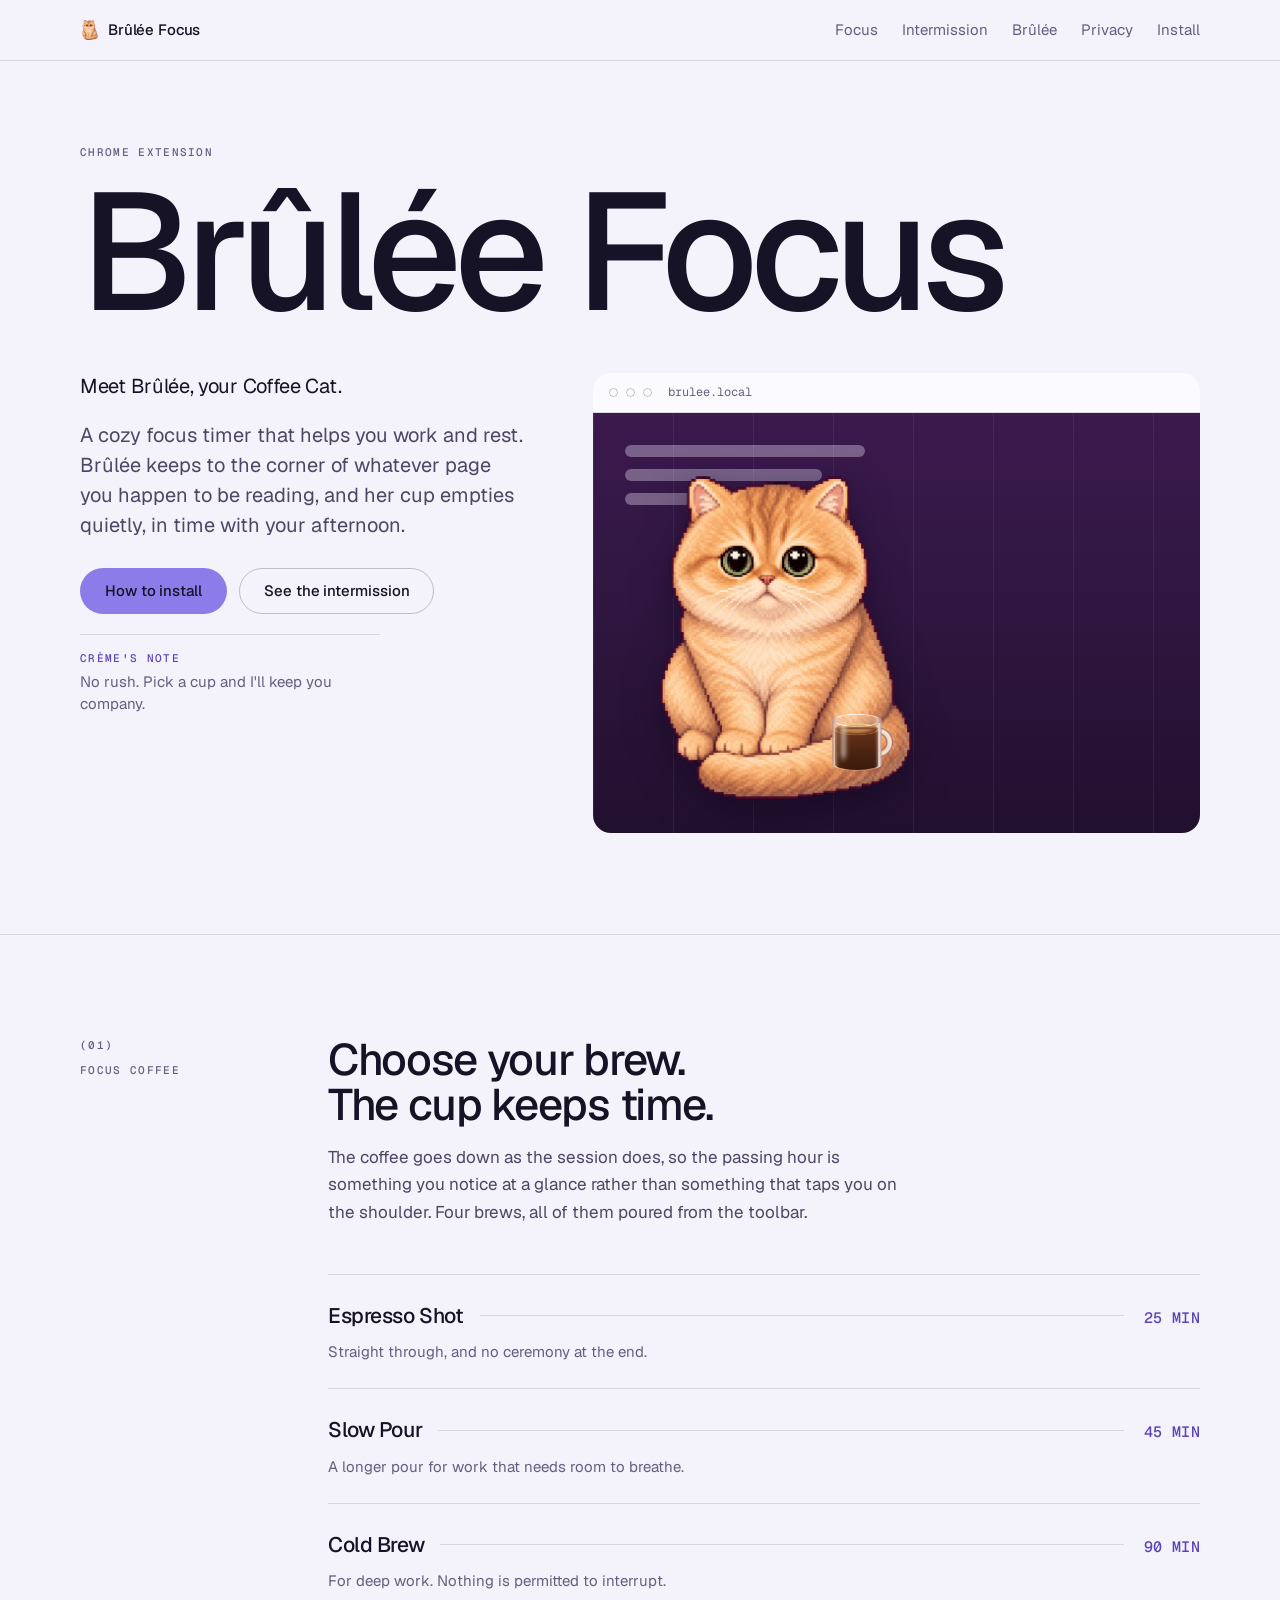
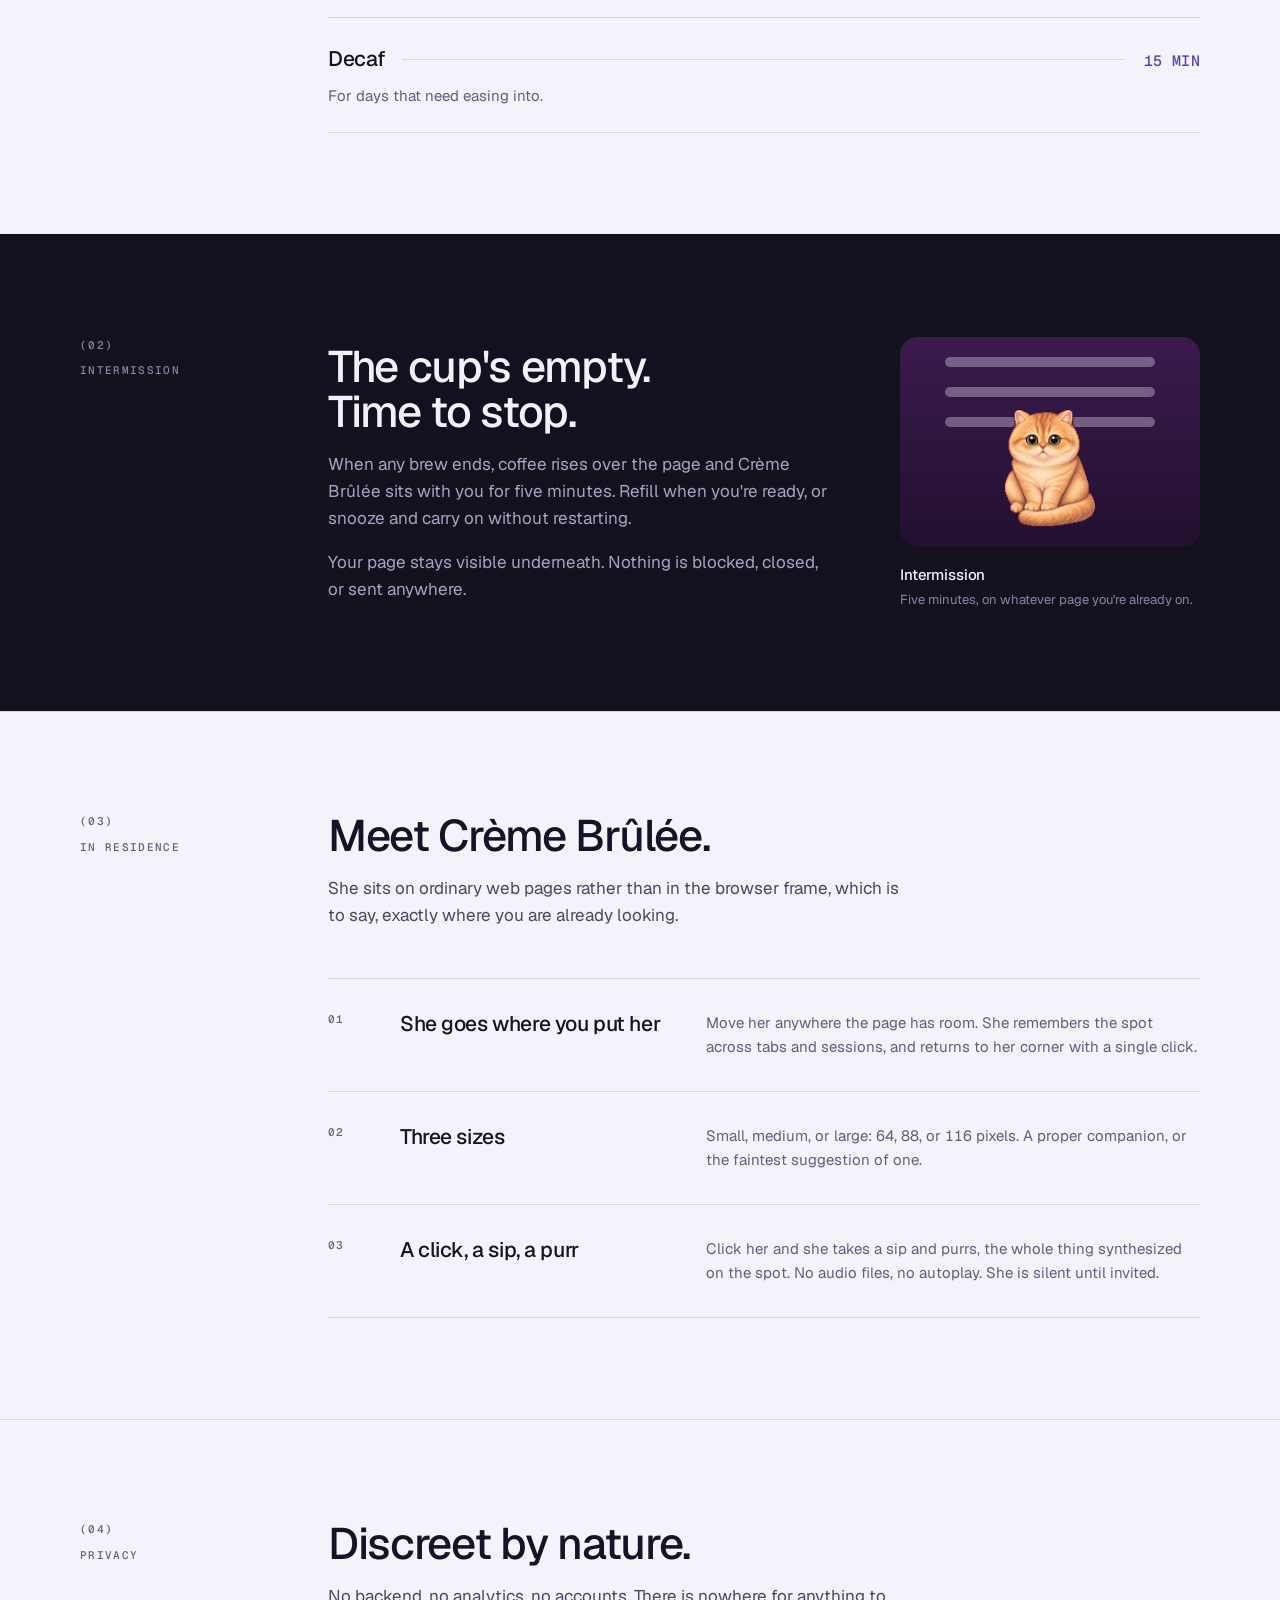
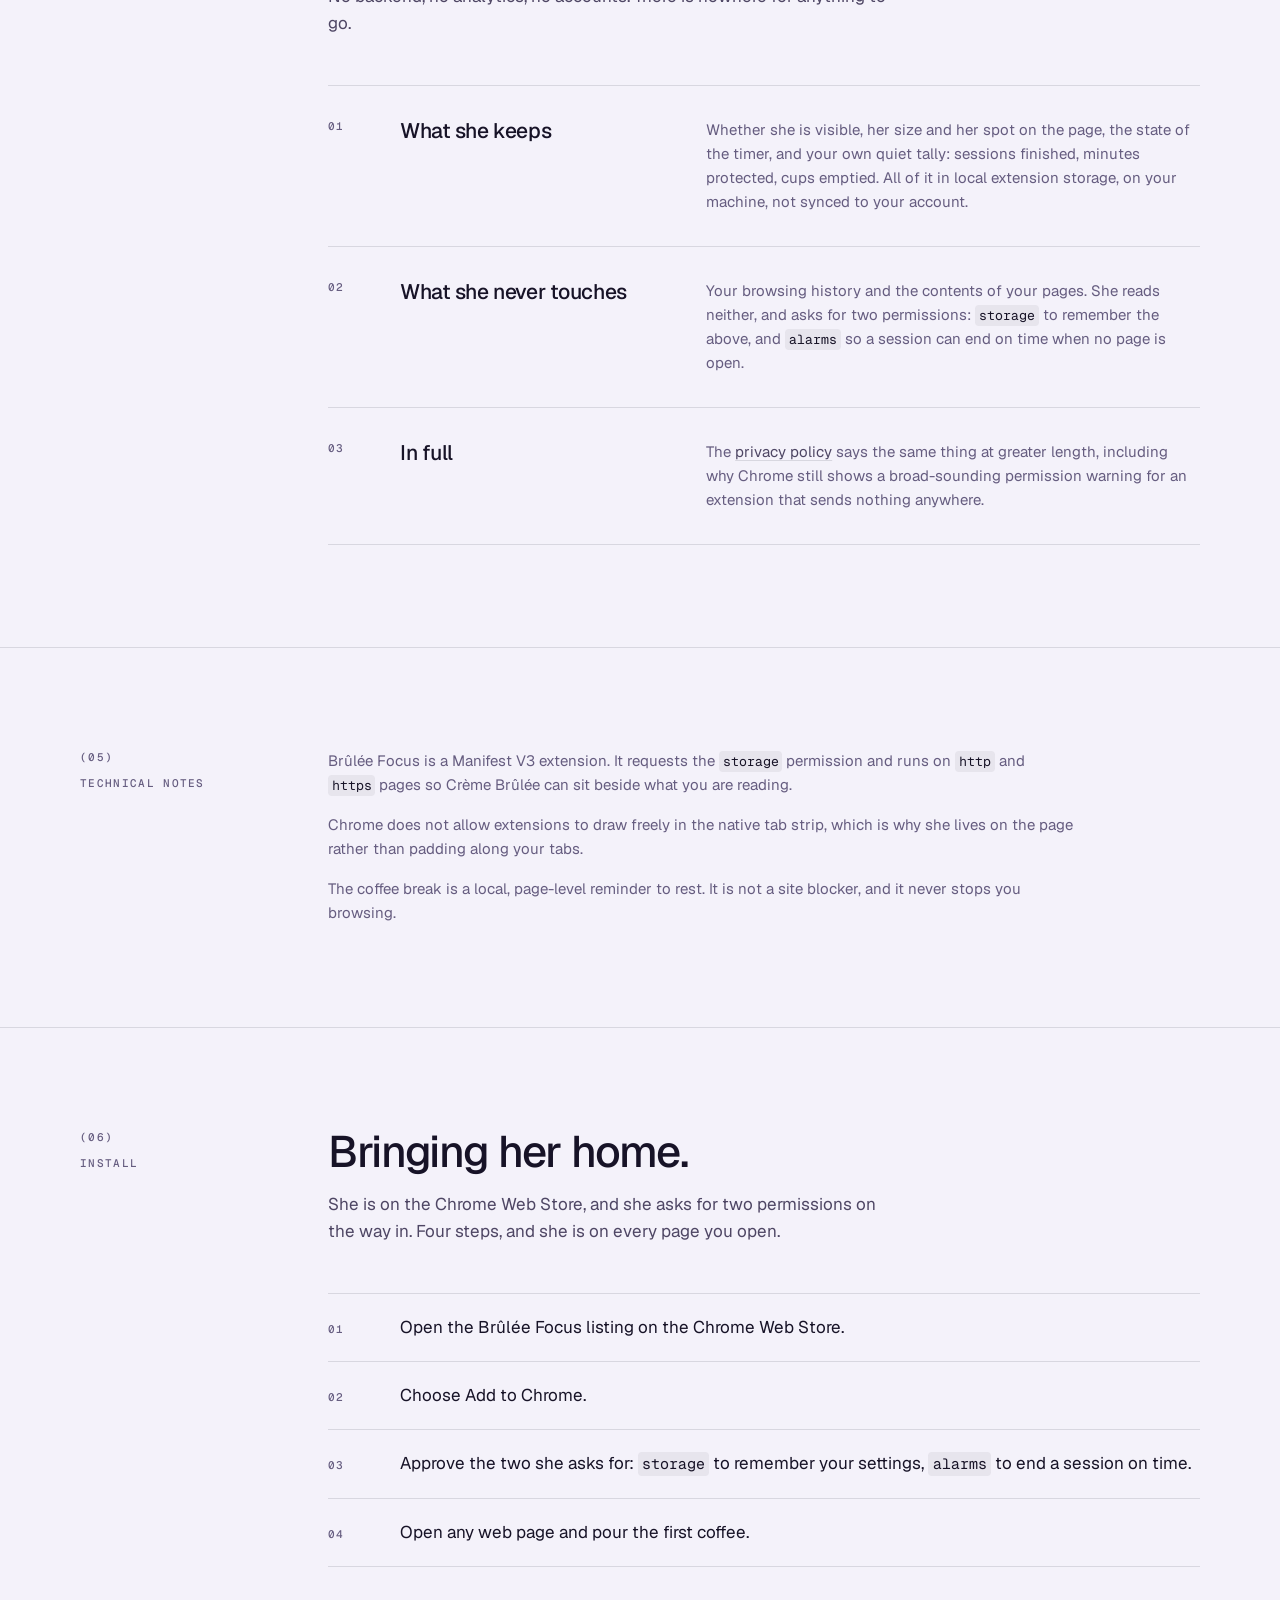
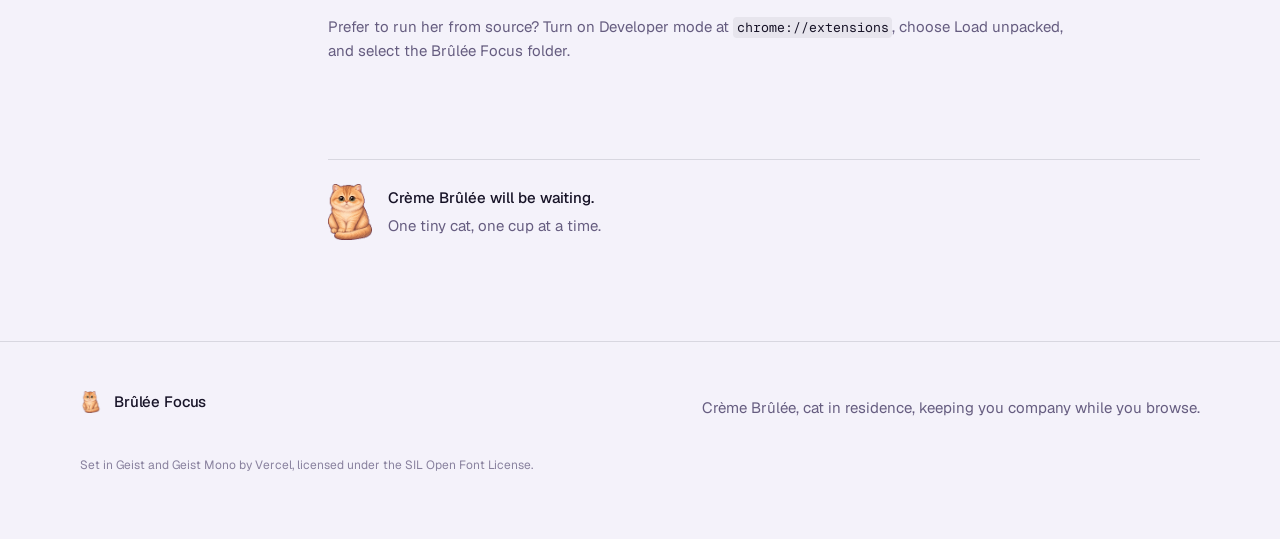
<file: site/index.html>
<!doctype html>
<html lang="en">
  <head>
    <meta charset="utf-8">
    <meta name="viewport" content="width=device-width, initial-scale=1">
    <title>Brûlée Focus: meet Brûlée, your Coffee Cat</title>
    <meta name="description" content="Meet Brûlée, your Coffee Cat. A cozy focus timer that helps you work and rest: pour a Focus Coffee, watch her cup empty, and take a five-minute intermission when it does.">

    <!-- Paths are relative to the repo root, not site/. Serve the repo root
         (python3 -m http.server) or ../assets and ../src will 404. Fonts are
         the exception: CSS url()s resolve against styles.css, so site/fonts/
         works either way. -->
    <link rel="icon" href="../assets/icons/icon-32.png" sizes="32x32">
    <link rel="apple-touch-icon" href="../assets/icons/icon-128.png">

    <meta property="og:type" content="website">
    <meta property="og:title" content="Brûlée Focus">
    <meta property="og:description" content="Meet Brûlée, your Coffee Cat.">
    <meta property="og:image" content="../assets/brulee-buddy-large.png">
    <meta name="twitter:card" content="summary_large_image">

    <!-- The wordmark is the first thing painted at display size; preloading the
         sans stops it swapping in a beat after the layout settles. -->
    <link rel="preload" href="fonts/Geist-Variable.woff2" as="font" type="font/woff2" crossorigin>

    <link rel="stylesheet" href="styles.css">
  </head>
  <body>
    <header class="nav">
      <div class="wrap nav-inner">
        <a class="nav-mark" href="#top">
          <img src="../assets/icons/icon-48.png" alt="">
          Brûlée Focus
        </a>
        <button class="nav-toggle" type="button" aria-expanded="false" aria-controls="site-nav">Menu</button>
        <nav class="nav-links" id="site-nav" aria-label="Sections">
          <a href="#focus">Focus</a>
          <a href="#gatekeeper">Intermission</a>
          <a href="#buddy">Brûlée</a>
          <a href="#privacy">Privacy</a>
          <a href="#install">Install</a>
        </nav>
      </div>
    </header>

    <main id="top">
      <section class="hero">
        <!-- The wordmark spans the full measure and the two-column row sits
             under it. Boxed into a half-width column it could only ever be
             headline-sized, which is what made it read as a paragraph rather
             than a mark. -->
        <div class="wrap hero-grid">
          <p class="eyebrow" data-reveal>Chrome extension</p>
          <h1 data-reveal>Brûlée Focus</h1>

          <div class="hero-lower">
            <div class="hero-copy">
              <p class="tagline" data-reveal>Meet Brûlée, your Coffee Cat.</p>
              <p class="lede" data-reveal>A cozy focus timer that helps you work and rest. Brûlée keeps to the corner of whatever page you happen to be reading, and her cup empties quietly, in time with your afternoon.</p>
              <div class="hero-actions" data-reveal>
                <a class="btn" href="#install">How to install</a>
                <a class="btn secondary" href="#gatekeeper">See the intermission</a>
              </div>
              <p class="cat-note" data-reveal><span>Crème's note</span> No rush. Pick a cup and I'll keep you company.</p>
            </div>

            <figure class="browser-demo" data-reveal role="img" aria-label="A mock web page with Crème Brûlée and her coffee cup settled in the corner. The cup slowly empties.">
              <div class="browser-bar">
                <span></span>
                <span></span>
                <span></span>
                <strong>brulee.local</strong>
              </div>
              <div class="browser-page">
                <div class="feed-lines" aria-hidden="true">
                  <span></span>
                  <span></span>
                  <span></span>
                </div>
                <div class="demo-cat">
                  <img src="../assets/brulee-buddy-large.png" alt="">
                  <!-- Same four sprite layers the extension overlays, stacked in
                       the same order. See tools/render_mug.py. -->
                  <span class="demo-cup" aria-hidden="true">
                    <img class="mug-layer" src="../assets/mug/mug-back.png" alt="">
                    <span class="mug-window">
                      <img id="demo-fill" class="mug-liquid" src="../assets/mug/mug-fill.png" alt="">
                    </span>
                    <img class="mug-layer" src="../assets/mug/mug-front.png" alt="">
                  </span>
                </div>
              </div>
            </figure>
          </div>
        </div>
      </section>

      <section class="act" id="focus">
        <div class="wrap act-grid">
          <div class="act-label" data-reveal>
            <span class="num">(01)</span>
            <p class="eyebrow">Focus Coffee</p>
          </div>
          <div class="act-body">
            <div class="section-head" data-reveal>
              <h2>Choose your brew. The cup keeps time.</h2>
              <p>The coffee goes down as the session does, so the passing hour is something you notice at a glance rather than something that taps you on the shoulder. Four brews, all of them poured from the toolbar.</p>
            </div>

            <dl class="index">
              <div class="index-row" data-reveal>
                <dt>Espresso Shot</dt>
                <dd class="dose">25 min</dd>
                <dd class="note">Straight through, and no ceremony at the end.</dd>
              </div>
              <div class="index-row" data-reveal>
                <dt>Slow Pour</dt>
                <dd class="dose">45 min</dd>
                <dd class="note">A longer pour for work that needs room to breathe.</dd>
              </div>
              <div class="index-row" data-reveal>
                <dt>Cold Brew</dt>
                <dd class="dose">90 min</dd>
                <dd class="note">For deep work. Nothing is permitted to interrupt.</dd>
              </div>
              <div class="index-row" data-reveal>
                <dt>Decaf</dt>
                <dd class="dose">15 min</dd>
                <dd class="note">For days that need easing into.</dd>
              </div>
            </dl>
          </div>
        </div>
      </section>

      <!-- The one dark act. The intermission is the only moment on the page
           that depicts the screen going dark, so it is the only section that
           earns the inverted field. -->
      <section class="act act--dark" id="gatekeeper">
        <div class="wrap act-grid">
          <div class="act-label" data-reveal>
            <span class="num">(02)</span>
            <p class="eyebrow">Intermission</p>
          </div>
          <div class="act-body band">
            <div class="band-copy" data-reveal>
              <h2>The cup's empty. Time to stop.</h2>
              <p>When any brew ends, coffee rises over the page and Crème Brûlée sits with you for five minutes. Refill when you're ready, or snooze and carry on without restarting.</p>
              <p>Your page stays visible underneath. Nothing is blocked, closed, or sent anywhere.</p>
            </div>
            <figure class="intermission-preview" data-reveal role="img" aria-label="Preview of the intermission: coffee rises up a mock page while Crème Brûlée waits at the bottom.">
              <div class="intermission-page">
                <span></span>
                <span></span>
                <span></span>
                <div class="intermission-coffee"></div>
                <img src="../assets/brulee-buddy.png" alt="">
              </div>
              <figcaption>
                <strong>Intermission</strong>
                <small>Five minutes, on whatever page you're already on.</small>
              </figcaption>
            </figure>
          </div>
        </div>
      </section>

      <section class="act" id="buddy">
        <div class="wrap act-grid">
          <div class="act-label" data-reveal>
            <span class="num">(03)</span>
            <p class="eyebrow">In residence</p>
          </div>
          <div class="act-body">
            <div class="section-head" data-reveal>
              <h2>Meet Crème Brûlée.</h2>
              <p>She sits on ordinary web pages rather than in the browser frame, which is to say, exactly where you are already looking.</p>
            </div>

            <div class="rows">
              <article class="row" data-reveal>
                <span class="row-num" aria-hidden="true">01</span>
                <h3>She goes where you put her</h3>
                <p>Move her anywhere the page has room. She remembers the spot across tabs and sessions, and returns to her corner with a single click.</p>
              </article>
              <article class="row" data-reveal>
                <span class="row-num" aria-hidden="true">02</span>
                <h3>Three sizes</h3>
                <p>Small, medium, or large: 64, 88, or 116 pixels. A proper companion, or the faintest suggestion of one.</p>
              </article>
              <article class="row" data-reveal>
                <span class="row-num" aria-hidden="true">03</span>
                <h3>A click, a sip, a purr</h3>
                <p>Click her and she takes a sip and purrs, the whole thing synthesized on the spot. No audio files, no autoplay. She is silent until invited.</p>
              </article>
            </div>
          </div>
        </div>
      </section>

      <section class="act" id="privacy">
        <div class="wrap act-grid">
          <div class="act-label" data-reveal>
            <span class="num">(04)</span>
            <p class="eyebrow">Privacy</p>
          </div>
          <div class="act-body">
            <div class="section-head" data-reveal>
              <h2>Discreet by nature.</h2>
              <p>No backend, no analytics, no accounts. There is nowhere for anything to go.</p>
            </div>

            <div class="rows">
              <article class="row" data-reveal>
                <span class="row-num" aria-hidden="true">01</span>
                <h3>What she keeps</h3>
                <p>Whether she is visible, her size and her spot on the page, the state of the timer, and your own quiet tally: sessions finished, minutes protected, cups emptied. All of it in local extension storage, on your machine, not synced to your account.</p>
              </article>
              <article class="row" data-reveal>
                <span class="row-num" aria-hidden="true">02</span>
                <h3>What she never touches</h3>
                <p>Your browsing history and the contents of your pages. She reads neither, and asks for two permissions: <code>storage</code> to remember the above, and <code>alarms</code> so a session can end on time when no page is open.</p>
              </article>
              <article class="row" data-reveal>
                <span class="row-num" aria-hidden="true">03</span>
                <h3>In full</h3>
                <p>The <a href="privacy.html">privacy policy</a> says the same thing at greater length, including why Chrome still shows a broad-sounding permission warning for an extension that sends nothing anywhere.</p>
              </article>
            </div>
          </div>
        </div>
      </section>

      <section class="act act--notes" id="notes">
        <div class="wrap act-grid">
          <div class="act-label" data-reveal>
            <span class="num">(05)</span>
            <p class="eyebrow">Technical notes</p>
          </div>
          <div class="act-body notes" data-reveal>
            <p>Brûlée Focus is a Manifest V3 extension. It requests the <code>storage</code> permission and runs on <code>http</code> and <code>https</code> pages so Crème Brûlée can sit beside what you are reading.</p>
            <p>Chrome does not allow extensions to draw freely in the native tab strip, which is why she lives on the page rather than padding along your tabs.</p>
            <p>The coffee break is a local, page-level reminder to rest. It is not a site blocker, and it never stops you browsing.</p>
          </div>
        </div>
      </section>

      <section class="act" id="install">
        <div class="wrap act-grid">
          <div class="act-label" data-reveal>
            <span class="num">(06)</span>
            <p class="eyebrow">Install</p>
          </div>
          <div class="act-body">
            <div class="section-head" data-reveal>
              <h2>Bringing her home.</h2>
              <p>She is on the Chrome Web Store, and she asks for two permissions on the way in. Four steps, and she is on every page you open.</p>
            </div>

            <ol class="steps" id="install-steps">
              <!-- Each step's content is wrapped in a single <span>: the <li> is a
                   grid container, so an inline <code> sibling would otherwise
                   become its own grid item and drop onto the next row. -->
              <!-- LAUNCH TODO: replace with the real listing URL once the item is public.
                   See step 6 of LAUNCH.md. -->
              <li data-reveal><span>Open the Brûlée Focus listing on the Chrome Web Store.</span></li>
              <li data-reveal><span>Choose Add to Chrome.</span></li>
              <li data-reveal><span>Approve the two she asks for: <code>storage</code> to remember your settings, <code>alarms</code> to end a session on time.</span></li>
              <li data-reveal><span>Open any web page and pour the first coffee.</span></li>
            </ol>

            <!-- Wrapped rather than class="notes" on the <p>: the muted, smaller
                 type comes from the `.notes p` descendant rule, so the class has
                 to sit on a parent to take effect. -->
            <div class="notes" data-reveal>
              <p>Prefer to run her from source? Turn on Developer mode at <code>chrome://extensions</code>, choose Load unpacked, and select the Brûlée Focus folder.</p>
            </div>
            <div class="install-close" data-reveal>
              <img src="../assets/brulee-buddy.png" alt="">
              <p><strong>Crème Brûlée will be waiting.</strong><span>One tiny cat, one cup at a time.</span></p>
            </div>
          </div>
        </div>
      </section>
    </main>

    <footer class="site-footer">
      <div class="wrap">
        <span class="footer-mark">
          <img src="../assets/icons/icon-48.png" alt="">
          Brûlée Focus
        </span>
        <p>Crème Brûlée, cat in residence, keeping you company while you browse.</p>
        <small>Set in Geist and Geist Mono by Vercel, licensed under the SIL Open Font License.</small>
      </div>
    </footer>

    <script src="../src/mug-geometry.js"></script>
    <script src="script.js"></script>
  </body>
</html>
</file>
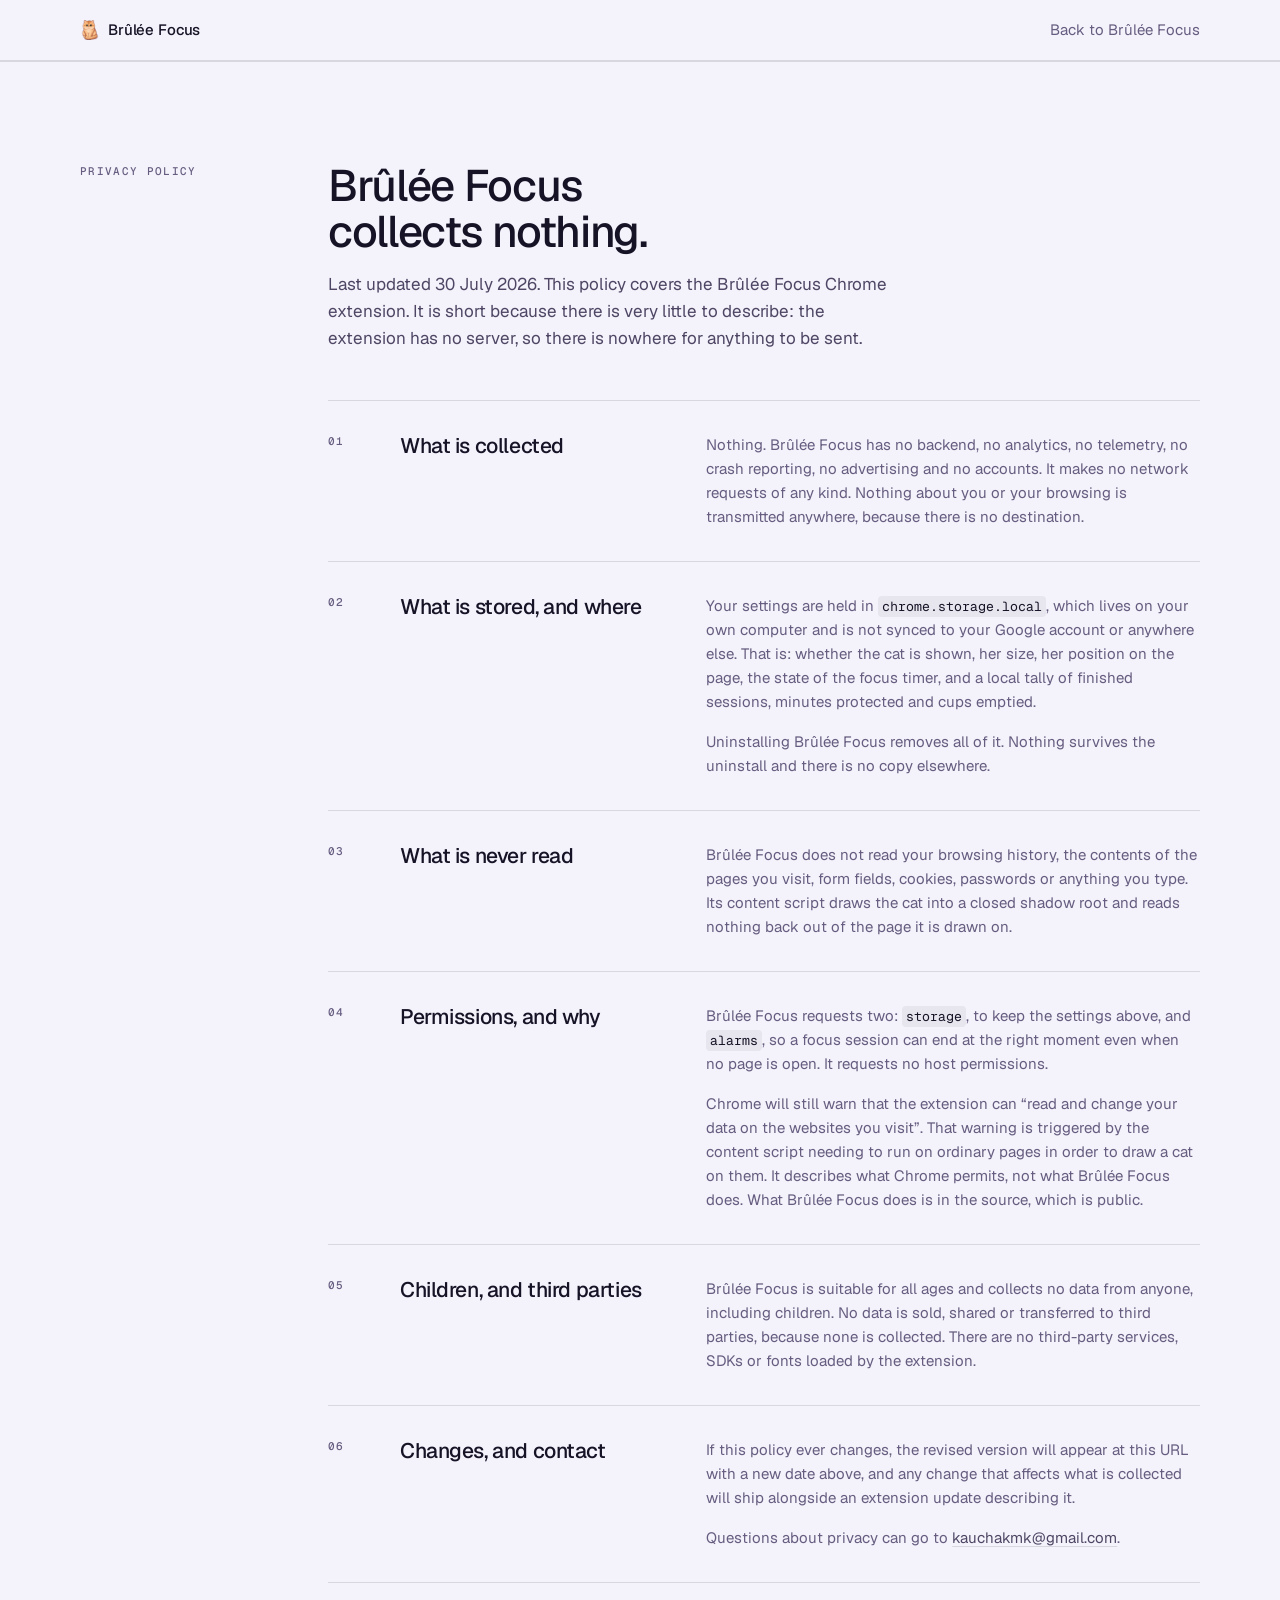
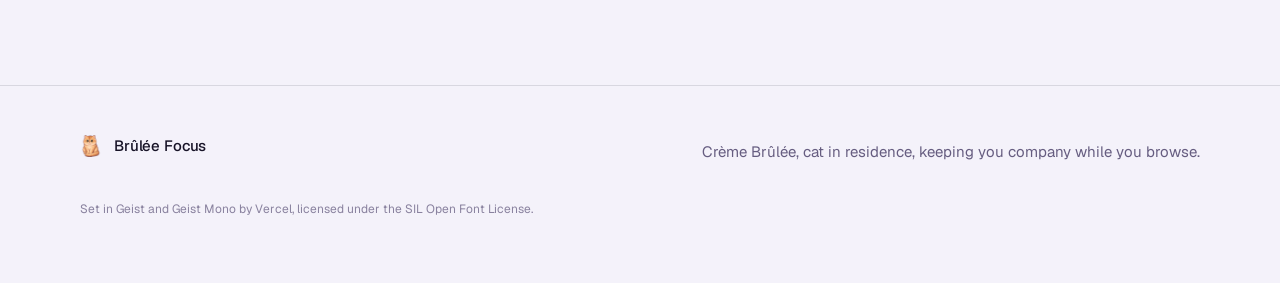
<file: site/privacy.html>
<!doctype html>
<html lang="en">
  <head>
    <meta charset="utf-8">
    <meta name="viewport" content="width=device-width, initial-scale=1">
    <title>Brûlée Focus privacy policy</title>
    <meta name="description" content="Brûlée Focus collects nothing. This page is the formal statement of that, and the URL given to the Chrome Web Store.">

    <!-- Same relative-path rule as index.html: serve the repo root, not site/,
         or ../assets 404s. -->
    <link rel="icon" href="../assets/icons/icon-32.png" sizes="32x32">
    <link rel="apple-touch-icon" href="../assets/icons/icon-128.png">
    <link rel="preload" href="fonts/Geist-Variable.woff2" as="font" type="font/woff2" crossorigin>
    <link rel="stylesheet" href="styles.css">
  </head>
  <body>
    <header class="nav">
      <div class="wrap nav-inner">
        <a class="nav-mark" href="index.html">
          <img src="../assets/icons/icon-48.png" alt="">
          Brûlée Focus
        </a>
        <nav class="nav-links" aria-label="Sections">
          <a href="index.html">Back to Brûlée Focus</a>
        </nav>
      </div>
    </header>

    <!-- No data-reveal attributes anywhere on this page. index.html fades its
         sections in on scroll, which is fine for a marketing page; a policy
         someone has been sent to read should be readable the instant it loads,
         including with JavaScript off. This page loads no scripts at all. -->
    <main id="top">
      <section class="act">
        <div class="wrap act-grid">
          <div class="act-label">
            <p class="eyebrow">Privacy policy</p>
          </div>
          <div class="act-body">
            <div class="section-head">
              <h2>Brûlée Focus collects nothing.</h2>
              <p>Last updated 30 July 2026. This policy covers the Brûlée Focus Chrome extension. It is short because there is very little to describe: the extension has no server, so there is nowhere for anything to be sent.</p>
            </div>

            <div class="rows">
              <article class="row">
                <span class="row-num" aria-hidden="true">01</span>
                <h3>What is collected</h3>
                <p>Nothing. Brûlée Focus has no backend, no analytics, no telemetry, no crash reporting, no advertising and no accounts. It makes no network requests of any kind. Nothing about you or your browsing is transmitted anywhere, because there is no destination.</p>
              </article>

              <article class="row">
                <span class="row-num" aria-hidden="true">02</span>
                <h3>What is stored, and where</h3>
                <div class="row-prose">
                  <p>Your settings are held in <code>chrome.storage.local</code>, which lives on your own computer and is not synced to your Google account or anywhere else. That is: whether the cat is shown, her size, her position on the page, the state of the focus timer, and a local tally of finished sessions, minutes protected and cups emptied.</p>
                  <p>Uninstalling Brûlée Focus removes all of it. Nothing survives the uninstall and there is no copy elsewhere.</p>
                </div>
              </article>

              <article class="row">
                <span class="row-num" aria-hidden="true">03</span>
                <h3>What is never read</h3>
                <p>Brûlée Focus does not read your browsing history, the contents of the pages you visit, form fields, cookies, passwords or anything you type. Its content script draws the cat into a closed shadow root and reads nothing back out of the page it is drawn on.</p>
              </article>

              <article class="row">
                <span class="row-num" aria-hidden="true">04</span>
                <h3>Permissions, and why</h3>
                <div class="row-prose">
                  <p>Brûlée Focus requests two: <code>storage</code>, to keep the settings above, and <code>alarms</code>, so a focus session can end at the right moment even when no page is open. It requests no host permissions.</p>
                  <p>Chrome will still warn that the extension can &ldquo;read and change your data on the websites you visit&rdquo;. That warning is triggered by the content script needing to run on ordinary pages in order to draw a cat on them. It describes what Chrome permits, not what Brûlée Focus does. What Brûlée Focus does is in the source, which is public.</p>
                </div>
              </article>

              <article class="row">
                <span class="row-num" aria-hidden="true">05</span>
                <h3>Children, and third parties</h3>
                <p>Brûlée Focus is suitable for all ages and collects no data from anyone, including children. No data is sold, shared or transferred to third parties, because none is collected. There are no third-party services, SDKs or fonts loaded by the extension.</p>
              </article>

              <article class="row">
                <span class="row-num" aria-hidden="true">06</span>
                <h3>Changes, and contact</h3>
                <div class="row-prose">
                  <p>If this policy ever changes, the revised version will appear at this URL with a new date above, and any change that affects what is collected will ship alongside an extension update describing it.</p>
                  <p>Questions about privacy can go to <a href="mailto:kauchakmk@gmail.com">kauchakmk@gmail.com</a>.</p>
                </div>
              </article>
            </div>
          </div>
        </div>
      </section>
    </main>

    <footer class="site-footer">
      <div class="wrap">
        <span class="footer-mark">
          <img src="../assets/icons/icon-48.png" alt="">
          Brûlée Focus
        </span>
        <p>Crème Brûlée, cat in residence, keeping you company while you browse.</p>
        <small>Set in Geist and Geist Mono by Vercel, licensed under the SIL Open Font License.</small>
      </div>
    </footer>
  </body>
</html>
</file>
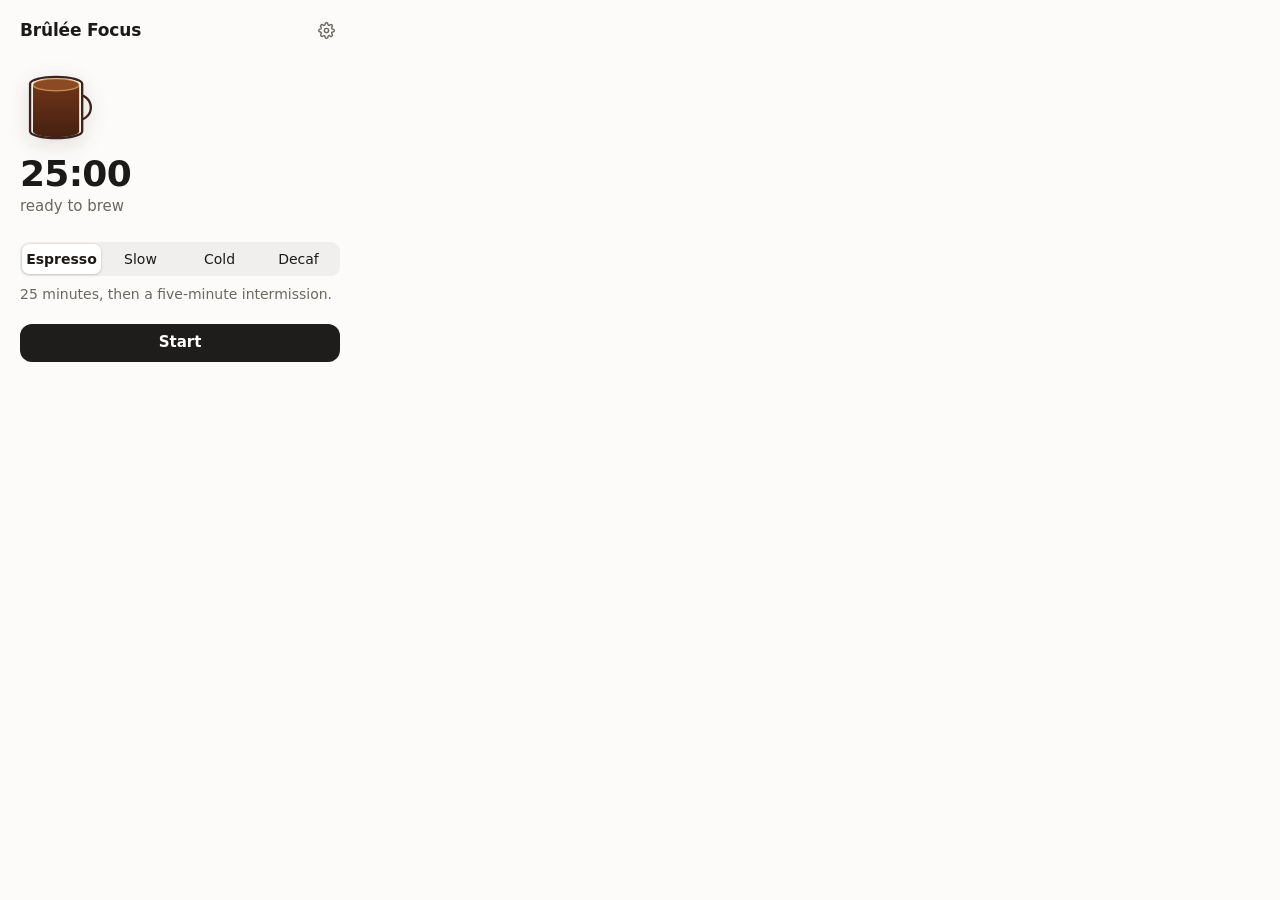
<file: src/popup.html>
<!doctype html>
<html lang="en">
  <head>
    <meta charset="utf-8">
    <meta name="viewport" content="width=device-width, initial-scale=1">
    <title>Brûlée Focus</title>
    <!-- shared.css first: it carries the tokens and the shared controls that
         popup.css builds on, and the content script adopts the same file into
         its shadow roots. -->
    <link rel="stylesheet" href="shared.css">
    <link rel="stylesheet" href="popup.css">
  </head>
  <body>
    <main class="popup">
      <!-- Both panes share one grid cell so the popup height is max(pane) and
           never resizes when switching. See popup.css .panes / .pane. -->
      <div id="panes" class="panes">
        <section id="pane-focus" class="pane is-active" aria-label="Focus Coffee">
          <header class="bar">
            <h1>Brûlée Focus</h1>
            <button id="open-settings" class="icon-button" type="button" aria-label="Settings">
              <svg viewBox="0 0 24 24" width="17" height="17" fill="none" stroke="currentColor" stroke-width="2" stroke-linecap="round" stroke-linejoin="round" aria-hidden="true">
                <circle cx="12" cy="12" r="3"></circle>
                <path d="M19.4 15a1.65 1.65 0 0 0 .33 1.82l.06.06a2 2 0 0 1-2.83 2.83l-.06-.06a1.65 1.65 0 0 0-1.82-.33 1.65 1.65 0 0 0-1 1.51V21a2 2 0 0 1-4 0v-.09A1.65 1.65 0 0 0 9 19.4a1.65 1.65 0 0 0-1.82.33l-.06.06a2 2 0 0 1-2.83-2.83l.06-.06a1.65 1.65 0 0 0 .33-1.82 1.65 1.65 0 0 0-1.51-1H3a2 2 0 0 1 0-4h.09A1.65 1.65 0 0 0 4.6 9a1.65 1.65 0 0 0-.33-1.82l-.06-.06a2 2 0 0 1 2.83-2.83l.06.06a1.65 1.65 0 0 0 1.82.33H9a1.65 1.65 0 0 0 1-1.51V3a2 2 0 0 1 4 0v.09a1.65 1.65 0 0 0 1 1.51 1.65 1.65 0 0 0 1.82-.33l.06-.06a2 2 0 0 1 2.83 2.83l-.06.06a1.65 1.65 0 0 0-.33 1.82V9a1.65 1.65 0 0 0 1.51 1H21a2 2 0 0 1 0 4h-.09a1.65 1.65 0 0 0-1.51 1z"></path>
              </svg>
            </button>
          </header>

          <div class="hero">
            <!-- Geometry mirrors assets/mug/*.png exactly: both come from
                 tools/render_mug.py, which emits these path strings alongside
                 the sprite (see BRULEE_MUG.SVG in src/mug-geometry.js).
                 Vector here rather than the sprite because this popup rethemes
                 for dark mode and a raster cup cannot.
                 Do not hand-edit the path data -- re-run the generator.
                 The liquid group translates down by (1 - fill) * 54.8 to drain;
                 see CUP_INTERIOR_HEIGHT in popup.js. -->
            <svg class="cup" viewBox="0 0 100 100" aria-hidden="true">
              <defs>
                <clipPath id="cup-interior">
                  <path d="M15.4 23.5 A27.6 7.3 0 0 1 70.6 23.5 L70.6 80 A27.6 7.3 0 0 1 15.4 80 Z"></path>
                </clipPath>
                <!-- stop-color comes from CSS classes, not presentation
                     attributes: these two values are COFFEE_TOP and COFFEE_BOT
                     from the generator's palette, and a presentation attribute
                     cannot take var(). -->
                <linearGradient id="coffee-liquid" x1="0" y1="0" x2="0" y2="1">
                  <stop class="liquid-top" offset="0"></stop>
                  <stop class="liquid-bottom" offset="1"></stop>
                </linearGradient>
              </defs>

              <!-- Handle first, then the wall FILLED over it. The handle's arc
                   meets the body with a horizontal tangent, so its stroke ends
                   in ticks that would otherwise sit on top of the coffee; the
                   sprite hides that join behind its filled body and the vector
                   cup has to do the same. The body path is therefore drawn
                   twice: filled here, stroked last. -->
              <path class="cup-handle" d="M69.5 36.95 A14.8 14.8 0 0 1 69.5 66.55"></path>
              <path class="cup-wall" d="M12 23.5 A31 8.2 0 0 1 74 23.5 L74 80 A31 8.2 0 0 1 12 80 Z"></path>

              <g clip-path="url(#cup-interior)">
                <g id="coffee-progress-fill" class="cup-liquid">
                  <rect x="0" y="24.7" width="100" height="90" fill="url(#coffee-liquid)"></rect>
                  <!-- The liquid's top face, seen at a glancing angle. An
                       ellipse rather than a flat bar so the vector cup reads
                       as the same object as the sprite. -->
                  <ellipse class="cup-crema" cx="43" cy="24.7" rx="27.6" ry="7.3"></ellipse>
                </g>
              </g>

              <path class="cup-body" d="M12 23.5 A31 8.2 0 0 1 74 23.5 L74 80 A31 8.2 0 0 1 12 80 Z"></path>
            </svg>
            <strong id="timer-display" class="time-display">25:00</strong>
            <p id="timer-status" class="hero-caption" role="status">ready to brew</p>
          </div>

          <div class="brew-block">
            <div id="brew-deck" class="segmented no-anim" role="radiogroup" aria-label="Brew mode" style="--seg-count: 4; --seg-index: 0;">
              <span class="segmented-thumb" aria-hidden="true"></span>
              <button class="brew-option" type="button" role="radio" aria-checked="true" tabindex="0" data-brew-mode="espresso">Espresso</button>
              <button class="brew-option" type="button" role="radio" aria-checked="false" tabindex="-1" data-brew-mode="slow-pour">Slow</button>
              <button class="brew-option" type="button" role="radio" aria-checked="false" tabindex="-1" data-brew-mode="cold-brew">Cold</button>
              <button class="brew-option" type="button" role="radio" aria-checked="false" tabindex="-1" data-brew-mode="decaf">Decaf</button>
            </div>

            <p id="brew-lock-note" class="lock-note" hidden>Refill to change brew</p>
            <p id="brew-detail-copy" class="brew-copy">25 minutes, then a five-minute intermission.</p>
          </div>

          <div class="actions">
            <button id="timer-toggle" class="button-primary" type="button">Start</button>
            <button id="timer-refill" class="button-plain" type="button" hidden>Refill</button>
          </div>
        </section>

        <section id="pane-settings" class="pane" aria-label="Settings" inert>
          <header class="bar">
            <button id="close-settings" class="icon-button" type="button" aria-label="Back to Focus Coffee">
              <svg viewBox="0 0 24 24" width="17" height="17" fill="none" stroke="currentColor" stroke-width="2" stroke-linecap="round" stroke-linejoin="round" aria-hidden="true">
                <path d="M15 18l-6-6 6-6"></path>
              </svg>
            </button>
            <h2>Settings</h2>
          </header>

          <div class="rows">
            <label class="row" for="enabled">
              <span>Show Brûlée</span>
              <input id="enabled" type="checkbox" role="switch">
            </label>

            <div class="row row-stack">
              <span id="size-label">Size</span>
              <div id="size-deck" class="segmented no-anim" role="radiogroup" aria-labelledby="size-label" style="--seg-count: 3; --seg-index: 1;">
                <span class="segmented-thumb" aria-hidden="true"></span>
                <button class="size-option" type="button" role="radio" aria-checked="false" tabindex="-1" data-size="small">Small</button>
                <button class="size-option" type="button" role="radio" aria-checked="true" tabindex="0" data-size="medium">Medium</button>
                <button class="size-option" type="button" role="radio" aria-checked="false" tabindex="-1" data-size="large">Large</button>
              </div>
            </div>

            <div class="row">
              <span>Reset position</span>
              <button id="reset-position" class="button-plain" type="button">Reset</button>
            </div>
          </div>

          <!-- No brand name: this sits inside the product's own settings pane,
               so naming it there only pushed the line to two rows and left
               "browser." alone on the second. -->
          <p class="settings-note">Stays local. Nothing leaves your browser.</p>
        </section>
      </div>
    </main>
    <!-- Both are plain scripts that assign a global, and both must precede
         popup.js, which destructures them at its top level. settings.js is the
         shared session model (see its header); mug-geometry.js is generated by
         tools/render_mug.py. -->
    <script src="settings.js"></script>
    <script src="mug-geometry.js"></script>
    <script src="popup.js"></script>
  </body>
</html>
</file>
<file: site/styles.css>
/* Brûlée Focus marketing site.

   Direction: editorial paper with one dark act, drawn from studio-size.com and
   humanmade.co.jp. Both of those sites reach "designed" the same way, and it is
   almost entirely subtractive:

     - one grotesque, three weights, nothing else
     - five or six colours for the whole page
     - no strokes and no box-shadows anywhere; grouping comes from alignment,
       hairline rules and whitespace instead of from enclosure
     - very tight negative tracking on display type, wide positive tracking on
       small uppercase labels
     - one slow, decisive easing curve used for everything

   The previous sheet did the opposite: a 3-4px plum stroke around every box, a
   hard offset "sticker" shadow under each one, two radial gradients on the body
   and ~20 colour tokens. Enclosing a thing requires no compositional decision,
   which is exactly why generated UI reaches for it. Every deletion below trades
   an enclosure for an alignment.

   What survived from the old sheet, and why:
     - --demo-top / --demo-bot / --on-demo. They depict a page being browsed,
       not site chrome, so they are theme-constant by design (see .browser-page).
     - The .demo-cup geometry block. Those --win-* / --liq-* values are written
       by script.js from tools/render_mug.py output; the site must not drift
       from the sprite the extension actually ships.

   Hue pass (this revision). The page was built on #a85a2e terracotta, which is
   close enough to Anthropic's clay to read as borrowed, and it fought the one
   thing on the page that has to stay warm: an orange cat. Two warm families
   competing is why the chrome never settled. The page now runs a violet
   family (phantom.com's) as the UI colour and leaves warmth entirely to the
   art -- the cat, the coffee, the crema. Complement, not competition.

   The load-bearing rule, and the reason the buttons looked wrong even in the
   old palette: a light accent is a FILL, not a text colour. #ab9ff2 carries
   white at 2.3:1 -- nowhere near legible -- so the primary button is dark ink
   on lavender, which is how Phantom actually sets it. Text-on-paper uses a
   separate, much darker stop (--accent-text). Getting these two confused is
   what produces the washed-out lavender button you see on most clones. */

/* ---------- Fonts ---------- */
/* Vendored under site/fonts/ (SIL OFL, see fonts/LICENSE.txt). Self-hosted
   rather than CDN-linked: the extension has no backend and no network
   dependency, and the site should not acquire one. url()s resolve against this
   stylesheet, so they work whether the repo root is served or index.html is
   opened directly. */

@font-face {
  font-family: "Geist";
  src: url("fonts/Geist-Variable.woff2") format("woff2-variations");
  font-weight: 100 900;
  font-style: normal;
  font-display: swap;
}

@font-face {
  font-family: "Geist Mono";
  src: url("fonts/GeistMono-Variable.woff2") format("woff2-variations");
  font-weight: 100 900;
  font-style: normal;
  font-display: swap;
}

/* ---------- Tokens ---------- */

:root {
  --font: "Geist", system-ui, -apple-system, "Segoe UI", sans-serif;
  --font-mono: "Geist Mono", ui-monospace, SFMono-Regular, Menlo, monospace;

  /* The display unit. Both reference sites set `html { font-size: ~0.694vw }`
     so the whole composition scales as one object -- and in doing so they
     override the visitor's browser font-size preference (WCAG 1.4.4). This
     keeps the proportional feel where it does the work (the wordmark, the
     section numerals, the band rhythm) and leaves body copy in rem, where the
     preference actually matters.

     0.72vw lands at ~10.4px on a 1440 comp; the clamp floor is what keeps the
     wordmark from collapsing on a phone and the ceiling stops it running away
     on a 2560 display. */
  --u: clamp(4px, 0.72vw, 11px);

  /* 4pt grid, unchanged -- it was never the problem. */
  --s1: 4px;   --s2: 8px;   --s3: 12px;  --s4: 16px;
  --s5: 20px;  --s6: 24px;  --s7: 32px;  --s8: 48px;
  --s9: 64px;  --s10: 96px;

  /* Six values for the entire page. The neutrals are not grey -- every one of
     them carries a little of the accent's violet, which is what makes a
     restricted palette read as chosen rather than as default. Contrast against
     --paper, all AA at body size: ink 16.3:1, ink-2 7.9:1, ink-3 5.5:1,
     accent-text 6.1:1. */
  --paper: #f4f2fa;
  --panel: #fbfaff;
  --ink: #171327;
  --ink-2: #4e4664;
  --ink-3: #665d80;
  --rule: rgba(23, 19, 39, 0.12);
  --rule-strong: rgba(23, 19, 39, 0.24);

  /* Three stops of one hue, because one stop cannot do three jobs.

     #ab9ff2 is the brand colour, but it is a *light* colour, and this is a
     light page. Two separate limits bite:
       - as a fill it sits 2.1:1 against --paper, under the 3:1 that a control's
         own boundary needs to be identifiable (WCAG 1.4.11). A lavender pill on
         near-white paper is legible only because of the text inside it.
       - as text it is 2.3:1, which is not a text colour under any rule.
     So the light field runs the fill one step deeper (3.1:1 boundary, 5.3:1
     for the label) and text three steps deeper. The pale original is not lost:
     .act--dark hands both jobs back to it, where a dark ground makes it work.

     --accent-hover deepens rather than lightens. Lightening a pale fill on
     hover weakens the affordance exactly as the pointer commits to it, and it
     would drag the label under AA -- the deeper stop keeps it at 4.7:1. */
  --accent: #8b7ce9;
  --accent-hover: #8272e6;
  --accent-text: #5d43b8;
  --on-accent: #171327;

  /* Focus rings are their own token because they cannot use --accent: a 2px
     lavender ring sits at 2.3:1 against --paper and fails the 3:1 non-text
     minimum (WCAG 1.4.11). --accent-text clears it at 6.1:1, and because the
     dark act re-points --accent-text at the light lavender, one declaration
     stays correct on both fields. */
  --focus: var(--accent-text);

  /* The demo "web page" surface. Deliberately constant: it depicts a page being
     browsed, not site chrome.

     Previously both stops were CAT_RAMP entries (#531a26 / #470928) so the fur
     sat in its own shadow family. That tie is now half kept and half traded on
     purpose: the field is violet so it belongs to the palette, but it lands on
     the warm plum side of violet -- the cat's darkest edge is #470928 (EDGE in
     tools/render_mug.py), and running the panel too blue would leave the
     silhouette floating on an unrelated hue. Do not push these toward indigo
     without looking at the cat. */
  --demo-top: #3b1a4e;
  --demo-bot: #22102f;
  --on-demo: rgba(242, 237, 255, 0.34);
  --on-demo-faint: rgba(242, 237, 255, 0.07);

  /* Type. Display is driven off --u; everything from the lede down is fixed so
     it respects the browser's font-size setting. */
  /* The vw term only bites below ~380px, where --u has bottomed out on its
     clamp floor and "Brûlée Focus" at 18u would run 17px past the measure on a
     320px screen. Above that the min() always picks the --u term. */
  --t-display: min(calc(var(--u) * 18), 19vw);
  --t-h2: clamp(30px, 3.6vw, 44px);
  --t-h3: 21px;
  --t-lead: 20px;
  --t-body: 17px;
  --t-small: 15px;
  --t-label: 11px;

  /* Radii are 0 for structure. The single soft value is reserved for the two
     panels that depict a screen, where it reads as a device corner rather than
     as decoration. */
  --r-panel: 18px;

  /* studio-size's curve, at their 300ms. The extension keeps its own HIG timing
     (src/popup.css) -- product chrome and an editorial page have different
     jobs, and pretending otherwise is what makes marketing sites feel like
     settings screens. */
  --ease: cubic-bezier(0.51, 0.01, 0.2, 1);
  --dur: 300ms;

  --nav-h: 60px;

  color-scheme: light;
}

/* No `prefers-color-scheme` block. "One dark act" IS the structure: inverting
   the whole page would flatten the contrast between section (02) and the rest,
   which is the only rhythm the page has. Neither reference site ships a dark
   mode either; each commits to one look. */

/* ---------- Base ---------- */

* {
  box-sizing: border-box;
}

html {
  scroll-behavior: smooth;
  /* Anchor targets must clear the sticky header. */
  scroll-padding-top: calc(var(--nav-h) + var(--s6));
}

body {
  margin: 0;
  background: var(--paper);
  color: var(--ink-2);
  font-family: var(--font);
  font-size: var(--t-body);
  line-height: 1.6;
  -webkit-font-smoothing: antialiased;
  -moz-osx-font-smoothing: grayscale;
  /* Geist ships proportional figures by default; the page has enough numerals
     (times, sizes, step counts) that lining them up is worth one declaration. */
  font-variant-numeric: tabular-nums;
}

h1, h2, h3, p, ol, ul, figure, figcaption, dl, dd {
  margin: 0;
}

/* Deliberately NO `img { max-width: 100% }` reset here. Every image on this
   page sets its own width, and .mug-liquid is sized *wider than its own clip
   window* on purpose -- --liq-w is 10000/FILL_WINDOW.width, ~181%, which is
   what rebuilds the sprite at full cup-box scale inside overflow:hidden. A
   blanket max-width clamps that to 100% and the coffee renders as a narrow
   column stuck to the left wall of the mug. */

/* One container rule for every band on the page. Sections are full-width so a
   dark one bleeds edge to edge with no negative-margin trick; only .wrap
   constrains the measure. */
.wrap {
  width: min(1120px, calc(100vw - var(--s8)));
  margin: 0 auto;
}

/* ---------- Type ---------- */

h1 {
  color: var(--ink);
  font-size: var(--t-display);
  font-weight: 500;
  line-height: 0.84;
  /* Display tracking has to come in hard as size goes up -- this is the single
     most visible difference between set type and default type. */
  letter-spacing: -0.045em;
}

h2 {
  color: var(--ink);
  font-size: var(--t-h2);
  font-weight: 500;
  line-height: 1.04;
  letter-spacing: -0.03em;
  text-wrap: balance;
}

h3 {
  color: var(--ink);
  font-size: var(--t-h3);
  font-weight: 500;
  line-height: 1.25;
  letter-spacing: -0.02em;
}

p {
  color: var(--ink-2);
}

/* The inverse of display tracking: at 11px, uppercase needs air to stay
   legible, and the wide track is what marks it as a label rather than as small
   body copy. */
.eyebrow,
.num,
.row-num {
  font-family: var(--font-mono);
  font-size: var(--t-label);
  font-weight: 500;
  letter-spacing: 0.12em;
  text-transform: uppercase;
  color: var(--ink-3);
}

.lede {
  font-size: var(--t-lead);
  line-height: 1.5;
  max-width: 42ch;
}

code {
  /* Tight horizontal padding: at 0.4em the trailing punctuation after an
     inline <code> visibly detaches from it. */
  padding: 0.15em 0.28em;
  border-radius: 4px;
  background: rgba(23, 19, 39, 0.06);
  color: var(--ink);
  font-family: var(--font-mono);
  font-size: 0.88em;
}

/* ---------- Nav ---------- */

.nav {
  position: sticky;
  top: 0;
  z-index: 10;
  border-bottom: 1px solid var(--rule);
  background: color-mix(in srgb, var(--paper) 82%, transparent);
  backdrop-filter: saturate(1.4) blur(14px);
  -webkit-backdrop-filter: saturate(1.4) blur(14px);
}

.nav-inner {
  display: flex;
  align-items: center;
  justify-content: space-between;
  gap: var(--s6);
  height: var(--nav-h);
}

.nav-mark {
  display: inline-flex;
  align-items: center;
  gap: var(--s2);
  color: var(--ink);
  font-size: var(--t-small);
  font-weight: 500;
  letter-spacing: -0.01em;
  text-decoration: none;
}

.nav-mark img {
  width: 20px;
  height: 20px;
}

.nav-links {
  display: flex;
  gap: var(--s6);
}

.nav-links a {
  color: var(--ink-3);
  font-size: var(--t-small);
  text-decoration: none;
  transition: color var(--dur) var(--ease);
}

.nav-links a:hover {
  color: var(--ink);
}

.nav-toggle {
  display: none;
  align-items: center;
  justify-content: center;
  min-width: 44px;
  min-height: 44px;
  padding: 0 var(--s3);
  border: 1px solid var(--rule-strong);
  border-radius: 999px;
  background: transparent;
  color: var(--ink);
  font: 500 var(--t-small) / 1 var(--font);
}

.nav-toggle[aria-expanded="true"] {
  background: var(--ink);
  color: var(--paper);
}

/* ---------- Buttons ---------- */
/* Scoped to .btn. Styling the bare `a` element -- as the old sheet did -- turned
   every link on the page into a 44px filled button, footer and prose included. */

.btn {
  display: inline-flex;
  align-items: center;
  min-height: 46px;
  padding: 0 var(--s6);
  border: 1px solid transparent;
  border-radius: 999px;
  background: var(--accent);
  color: var(--on-accent);
  font-size: var(--t-small);
  font-weight: 500;
  letter-spacing: -0.005em;
  text-decoration: none;
  transition:
    background-color var(--dur) var(--ease),
    border-color var(--dur) var(--ease),
    color var(--dur) var(--ease);
}

.btn:hover {
  background: var(--accent-hover);
}

/* A hairline and a colour shift, not a raised slab. */
.btn.secondary {
  background: transparent;
  border-color: var(--rule-strong);
  color: var(--ink);
}

.btn.secondary:hover {
  background: rgba(23, 19, 39, 0.04);
  border-color: var(--ink);
}

a:focus-visible,
button:focus-visible {
  outline: 2px solid var(--focus);
  outline-offset: 3px;
  border-radius: 2px;
}

/* ---------- Section spine ---------- */
/* Every section is a numbered act: a mono label in a narrow left column, the
   content in a wide right one. This is what replaced "each section is a card in
   a card grid" -- the page now has a structure instead of a stack. */

.act {
  padding-block: calc(var(--u) * 11);
  border-top: 1px solid var(--rule);
}

.act-grid {
  display: grid;
  grid-template-columns: minmax(0, 200px) minmax(0, 1fr);
  gap: var(--s8);
  align-items: start;
}

/* The label rides along beside its content, which is what gives a long section
   a sense of place. align-self:start is load-bearing -- a stretched grid item
   cannot stick. */
.act-label {
  position: sticky;
  top: calc(var(--nav-h) + var(--s7));
  display: grid;
  gap: var(--s2);
  align-self: start;
}

.act-body {
  min-width: 0;
  display: grid;
  gap: var(--s8);
}

.section-head {
  display: grid;
  gap: var(--s4);
  max-width: 52ch;
}

/* ---------- Hero ---------- */

.hero {
  border-top: 0;
  padding-block: calc(var(--u) * 9) calc(var(--u) * 11);
}

.hero-grid {
  display: grid;
  gap: var(--s5);
}

/* align-items:start, not end. The demo panel is much taller than the copy, and
   bottom-aligning them opened ~200px of dead air between the wordmark and the
   tagline -- a hole in the middle of the reading path. Trailing whitespace at
   the foot of a short column is normal; a gap mid-sentence is not. */
.hero-lower {
  display: grid;
  grid-template-columns: minmax(0, 0.85fr) minmax(300px, 1.15fr);
  gap: var(--s9);
  align-items: start;
  margin-top: var(--s7);
}

/* The children carry their own `max-width` in ch, so they do not need
   `justify-items: start` to keep a sane measure -- and leaving it off lets
   .hero-actions fill the column, which is what the full-width button rule
   under 640px hangs off. */
.hero-copy {
  display: grid;
  gap: var(--s5);
  min-width: 0;
  padding-bottom: var(--s4);
}

.tagline {
  color: var(--ink);
  font-size: var(--t-lead);
  font-weight: 400;
  line-height: 1.35;
  letter-spacing: -0.015em;
  max-width: 24ch;
}

.hero-actions {
  display: flex;
  flex-wrap: wrap;
  gap: var(--s3);
  margin-top: var(--s2);
}

.cat-note {
  display: grid;
  gap: var(--s1);
  max-width: 30ch;
  margin: 0;
  padding-top: var(--s4);
  border-top: 1px solid var(--rule);
  color: var(--ink-3);
  font-size: var(--t-small);
  line-height: 1.45;
}

.cat-note span {
  color: var(--accent-text);
  font-family: var(--font-mono);
  font-size: var(--t-label);
  font-weight: 500;
  letter-spacing: 0.12em;
  text-transform: uppercase;
}

/* ---------- Hero browser demo ---------- */

.browser-demo {
  overflow: hidden;
  border-radius: var(--r-panel);
  background: var(--panel);
}

.browser-bar {
  display: flex;
  align-items: center;
  gap: var(--s2);
  min-height: 40px;
  padding: 0 var(--s4);
  border-bottom: 1px solid var(--rule);
}

/* Hairline outlines rather than the old 2px plum discs -- at this size a heavy
   stroke reads as three loud dots instead of as window furniture. */
.browser-bar span {
  width: 9px;
  height: 9px;
  border: 1px solid var(--rule-strong);
  border-radius: 50%;
}

.browser-bar strong {
  margin-left: var(--s2);
  color: var(--ink-3);
  font-family: var(--font-mono);
  font-size: 12px;
  font-weight: 400;
}

.browser-page {
  position: relative;
  min-height: 420px;
  overflow: hidden;
  background:
    linear-gradient(90deg, var(--on-demo-faint) 1px, transparent 1px),
    linear-gradient(var(--demo-top), var(--demo-bot));
  background-size: 80px 80px, auto;
}

/* Top-left, clear of the cup and the cat's paw. Placed bottom-right, the
   skeleton bars ran underneath both and read as a rendering glitch. */
.feed-lines {
  position: absolute;
  left: var(--s7);
  top: var(--s7);
  display: grid;
  gap: var(--s3);
  width: min(240px, 46%);
}

.feed-lines span {
  height: 12px;
  border-radius: 999px;
  background: var(--on-demo);
}

.feed-lines span:nth-child(2) { width: 82%; }
.feed-lines span:nth-child(3) { width: 60%; }

.demo-cat {
  position: absolute;
  left: 11%;
  bottom: 8%;
  /* Sized so the auto height lands at ~324px -- the buddy art is 0.78:1, and at
     300px wide the box grows to 385px and clips against .browser-page's
     overflow:hidden. */
  width: min(252px, 44%);
}

/* `>` is load-bearing. As `.demo-cat img` this also matched the three mug
   sprite layers, so mug-back, mug-fill and mug-front each cast their own hard
   18px copy of themselves and the three stacked into a dark rectangle sitting
   under the cup. The cat is the only child image element; the cup is a <span>.

   The shadow itself is now soft rather than the old `0 18px 0` hard offset --
   that was the sticker idiom this redesign removed everywhere else, and on the
   dark demo panel it read as a smudge rather than as depth. */
/* This one reads brulee-buddy-large.png, not the sprite the extension ships.
   The hero paints the cat at 252px, which wants 504 device px on a 2x display;
   the extension's sprite is cut to the ~181px the float can actually paint. Two
   files rather than one because sharing would either blur the hero or make every
   page in the browser carry the hero's resolution. See tools/render_buddy.py.

   No `image-rendering: pixelated` anywhere on this page any more, on the cat or
   on the mug layers. The art is continuous-tone, so nearest-neighbour was not
   preserving a pixel grid -- there is none to preserve -- it was just dropping
   whichever rows and columns missed the sampling grid. */
.demo-cat > img {
  width: 100%;
  display: block;
  filter: drop-shadow(0 14px 18px rgba(14, 6, 26, 0.5));
}

/* The demo cup is the extension's own sprite, not a lookalike drawn in CSS.
   The --win-* / --liq-* values are written by script.js from the generated
   BRULEE_MUG geometry, so this page cannot drift away from the product the
   way a hand-tuned box would. Do not retune these by eye. */
.demo-cup {
  position: absolute;
  right: 4%;
  bottom: 6%;
  width: 31%;
  /* The sprite canvas is square and every layer shares its origin. */
  aspect-ratio: 1;
}

.demo-cup .mug-layer {
  position: absolute;
  inset: 0;
  width: 100%;
  height: 100%;
  display: block;
}

.demo-cup .mug-window {
  position: absolute;
  left: var(--win-x);
  top: var(--win-y);
  width: var(--win-w);
  height: var(--win-h);
  overflow: hidden;
  border-radius: 0 0 50% 50% / 0 0 var(--win-r) var(--win-r);
}

.demo-cup .mug-liquid {
  position: absolute;
  display: block;
  width: var(--liq-w);
  height: var(--liq-h);
  left: var(--liq-x);
  top: var(--liq-y);
}

/* ---------- Brew index ---------- */
/* Transcribed from BREW_MODES in src/popup.js:42-75. If a mode changes there,
   change it here -- the site must not advertise a brew the popup cannot run.

   Was a bordered card stack; now a leader-rule index. A price-list/table-of-
   contents form suits four fixed options far better than four boxes, and the
   rule does the grouping the border used to. */

.index {
  display: grid;
}

.index-row {
  display: grid;
  grid-template-columns: minmax(0, 1fr) auto;
  align-items: baseline;
  gap: var(--s2) var(--s5);
  padding-block: var(--s6);
  border-top: 1px solid var(--rule);
}

.index-row:last-child {
  border-bottom: 1px solid var(--rule);
}

/* The leader lives inside the <dt> because a <dl> row admits only dt/dd -- a
   decorative <span> between them would be invalid markup. */
.index-row dt {
  display: flex;
  align-items: center;
  gap: var(--s4);
  color: var(--ink);
  font-size: var(--t-h3);
  font-weight: 500;
  letter-spacing: -0.02em;
}

.index-row dt::after {
  content: "";
  flex: 1 1 auto;
  height: 1px;
  background: var(--rule);
}

.index-row .dose {
  font-family: var(--font-mono);
  font-size: var(--t-small);
  font-weight: 500;
  letter-spacing: 0.02em;
  text-transform: uppercase;
  color: var(--accent-text);
  white-space: nowrap;
}

.index-row .note {
  grid-column: 1 / -1;
  color: var(--ink-3);
  font-size: var(--t-small);
  max-width: 52ch;
}

/* ---------- The dark act ---------- */

.act--dark {
  /* Scoped token override rather than a media query: this section is dark
     because of what it depicts, not because of a system preference. */
  --paper: #14111f;
  --panel: #1e1a2e;
  --ink: #f3f0fb;
  --ink-2: #a9a2c4;
  --ink-3: #8b83a8;
  --rule: rgba(243, 240, 251, 0.14);
  --rule-strong: rgba(243, 240, 251, 0.28);
  /* On the dark field the brand lavender is finally usable at full strength --
     7.9:1 as text, and any fill made of it is unmistakable against #14111f --
     so the three light-field stops collapse back into one colour. This is the
     only place on the page the brand hue appears undiluted, which is most of
     why the dark act reads as an event rather than as a colour inversion. */
  --accent: #ab9ff2;
  --accent-hover: #bcb0f5;
  --accent-text: #ab9ff2;

  background: var(--paper);
  color: var(--ink-2);
  border-top-color: transparent;
}

.band {
  grid-template-columns: minmax(0, 1fr) minmax(240px, 300px);
  gap: var(--s9);
  align-items: center;
}

@media (min-width: 901px) {
  .band {
    display: grid;
  }
}

.band-copy {
  display: grid;
  gap: var(--s4);
  max-width: 52ch;
}

.intermission-preview {
  display: grid;
  gap: var(--s4);
}

.intermission-page {
  position: relative;
  min-height: 210px;
  overflow: hidden;
  border-radius: var(--r-panel);
  background: linear-gradient(var(--demo-top), var(--demo-bot));
}

.intermission-page span {
  position: relative;
  z-index: 1;
  display: block;
  width: 70%;
  height: 10px;
  margin: var(--s5) auto 0;
  border-radius: 999px;
  background: var(--on-demo);
}

.intermission-page img {
  position: absolute;
  left: 50%;
  bottom: var(--s5);
  z-index: 3;
  width: 92px;
  transform: translateX(-50%);
}

/* The last warm colours on the page, and deliberately so: this is coffee, not
   chrome. The violet field is what lets them stay warm without the page
   reading as two competing temperatures -- against the old terracotta UI these
   browns were just more of the same. Do not violet-shift the coffee. */
.intermission-coffee {
  position: absolute;
  inset: 0;
  z-index: 2;
  background:
    linear-gradient(rgba(123, 62, 25, 0.2), rgba(55, 24, 12, 0.72)),
    rgba(79, 36, 16, 0.7);
  transform: scaleY(0);
  transform-origin: center bottom;
  animation: siteCoffeeRise 4s ease-in-out infinite;
}

.intermission-coffee::before {
  content: "";
  position: absolute;
  left: -10%;
  right: -10%;
  top: -14px;
  height: 30px;
  border-radius: 50%;
  background: rgba(255, 190, 116, 0.28);
}

.intermission-preview figcaption {
  display: grid;
  gap: var(--s1);
}

.intermission-preview strong {
  color: var(--ink);
  font-size: var(--t-small);
  font-weight: 500;
  letter-spacing: -0.01em;
}

.intermission-preview small {
  color: var(--ink-3);
  font-size: 13px;
  line-height: 1.45;
}

@keyframes siteCoffeeRise {
  0%, 20% { transform: scaleY(0.08); }
  70%, 100% { transform: scaleY(1); }
}

/* ---------- Numbered rows ---------- */
/* Replaces .card-grid. Same content, no boxes: a numeral, a heading and a
   measure, separated by hairlines. Three bordered cards in a row all compete
   for the same attention; three rows read in order, which is how the content
   is actually meant to be taken. */

.rows {
  display: grid;
}

.row {
  display: grid;
  grid-template-columns: 3rem minmax(0, 0.8fr) minmax(0, 1.4fr);
  gap: var(--s6);
  align-items: start;
  padding-block: var(--s7);
  border-top: 1px solid var(--rule);
}

.row:last-child {
  border-bottom: 1px solid var(--rule);
}

.row p {
  font-size: var(--t-small);
  color: var(--ink-3);
  max-width: 56ch;
}

/* Rows carried no prose links until the privacy page, so these were falling
   through to the UA's blue. Ink with a muted underline instead: on this palette
   a saturated blue is the loudest thing in the column, and the surrounding text
   is already --ink-3. */
.row p a {
  color: var(--ink-2);
  text-decoration: underline;
  text-decoration-color: var(--rule);
  text-underline-offset: 0.2em;
  transition: text-decoration-color var(--dur) var(--ease);
}

.row p a:hover {
  text-decoration-color: currentColor;
}

/* A row is a three-column grid, so a row with two paragraphs puts the second
   one in column 1 -- a 3rem gutter, which wraps it to roughly one word per
   line. Wrapping the prose keeps it a single grid item however many paragraphs
   it holds. The privacy page needs this; index.html's rows are all one
   paragraph and are unaffected. */
.row-prose {
  display: grid;
  gap: var(--s4);
}

.row-prose p {
  margin: 0;
}

/* ---------- Install steps ---------- */

.steps {
  display: grid;
  padding: 0;
  list-style: none;
  counter-reset: step;
}

.steps li {
  display: grid;
  grid-template-columns: 3rem minmax(0, 1fr);
  gap: var(--s6);
  align-items: baseline;
  padding-block: var(--s5);
  border-top: 1px solid var(--rule);
  color: var(--ink);
  font-size: var(--t-body);
  counter-increment: step;
}

.steps li:last-child {
  border-bottom: 1px solid var(--rule);
}

/* A mono numeral in the same column as .row-num, so steps and rows share one
   spine down the page. The old circled counter was a third border idiom. */
.steps li::before {
  content: "0" counter(step);
  font-family: var(--font-mono);
  font-size: var(--t-label);
  font-weight: 500;
  letter-spacing: 0.12em;
  color: var(--ink-3);
}

/* ---------- Notes + footer ---------- */

.notes {
  gap: var(--s4);
  max-width: 68ch;
}

.notes p {
  font-size: var(--t-small);
  color: var(--ink-3);
}

.install-close {
  display: flex;
  align-items: center;
  gap: var(--s4);
  margin-top: var(--s8);
  padding-top: var(--s6);
  border-top: 1px solid var(--rule);
}

/* Height drives, width follows. This was a 56x56 square, which is fine for the
   nav and footer marks (those use icon-48.png, which really is square) but not
   for the buddy art: it is 200x257, so forcing it into a square squashed the cat
   to 78% of her height and she read as short and wide. Setting one dimension is
   safer than object-fit here, because it leaves no phantom box for the flex gap
   to measure against. */
.install-close img {
  height: 56px;
  width: auto;
}

.install-close p {
  display: grid;
  gap: var(--s1);
  margin: 0;
}

.install-close strong {
  color: var(--ink);
  font-size: var(--t-small);
  font-weight: 500;
}

.install-close span {
  color: var(--ink-3);
  font-size: var(--t-small);
}

.site-footer {
  padding-block: var(--s8) var(--s9);
  border-top: 1px solid var(--rule);
}

.site-footer .wrap {
  display: flex;
  flex-wrap: wrap;
  align-items: baseline;
  justify-content: space-between;
  gap: var(--s4);
}

.site-footer p {
  font-size: var(--t-small);
  color: var(--ink-3);
}

.site-footer small {
  flex-basis: 100%;
  margin-top: var(--s5);
  color: var(--ink-3);
  font-size: 12px;
  opacity: 0.75;
}

.footer-mark {
  display: flex;
  align-items: center;
  gap: var(--s3);
  color: var(--ink);
  font-size: var(--t-small);
  font-weight: 500;
  letter-spacing: -0.01em;
}

.footer-mark img {
  width: 22px;
  height: 22px;
}

/* ---------- Scroll reveal ---------- */
/* The hidden state is applied by script.js, never here -- as a static rule it
   would leave the whole page blank for anyone without JS. See script.js. */

[data-reveal].is-hidden {
  opacity: 0;
  transform: translateY(12px);
}

[data-reveal].is-revealed {
  opacity: 1;
  transform: none;
  transition:
    opacity 600ms var(--ease),
    transform 600ms var(--ease);
}

/* ---------- Responsive ---------- */

@media (max-width: 900px) {
  .wrap {
    width: min(1120px, calc(100vw - var(--s6)));
  }

  .act-grid,
  .hero-lower,
  .band {
    grid-template-columns: 1fr;
  }

  .act-grid {
    gap: var(--s6);
  }

  /* Stacked, the label sits directly above its content -- sticking it would
     park it over the heading it introduces. */
  .act-label {
    position: static;
    grid-auto-flow: column;
    justify-content: start;
    gap: var(--s3);
  }

  .hero-lower {
    gap: var(--s8);
    align-items: stretch;
  }

  .browser-page {
    min-height: 340px;
  }

  .row {
    grid-template-columns: 3rem minmax(0, 1fr);
  }

  .row p {
    grid-column: 2;
  }
}

@media (max-width: 640px) {
  /* Five links will not fit beside the mark, and a hamburger for a six-section
     page is more machinery than the page is worth. The spine numerals carry the
     structure once you are scrolling. */
  .nav-inner {
    position: relative;
  }

  .nav-toggle {
    position: absolute;
    top: 8px;
    right: 0;
    z-index: 1;
    display: inline-flex;
  }

  .nav-links {
    position: absolute;
    top: calc(100% + 1px);
    right: 0;
    left: 0;
    display: none;
    flex-direction: column;
    gap: 0;
    padding: var(--s2) var(--s6) var(--s4);
    border-bottom: 1px solid var(--rule);
    background: var(--paper);
  }

  .nav-links.is-open {
    display: flex;
  }

  .nav-links a {
    display: flex;
    align-items: center;
    min-height: 44px;
  }

  .hero-actions .btn {
    flex: 1 1 100%;
    justify-content: center;
  }

  .index-row {
    grid-template-columns: 1fr;
  }

  /* With one column the leader has nothing to lead to. */
  .index-row dt::after {
    display: none;
  }

  .row,
  .steps li {
    grid-template-columns: 1fr;
    gap: var(--s2);
  }

  .row p {
    grid-column: 1;
  }

  .install-close {
    align-items: flex-start;
  }
}

/* Mirrors the guard the extension already ships (src/popup.css:472-483). The
   coffee rise is a decorative 4s loop; it must stop, not just shorten. */
@media (prefers-reduced-motion: reduce) {
  html {
    scroll-behavior: auto;
  }

  *,
  *::before,
  *::after {
    animation-duration: 0.001ms !important;
    animation-iteration-count: 1 !important;
    transition-duration: 0.001ms !important;
  }

  .intermission-coffee {
    animation: none;
    transform: scaleY(0.72);
  }

  /* Belt and braces: script.js already skips the reveal entirely under reduced
     motion, but if it ever failed to run, content must not be left invisible. */
  [data-reveal].is-hidden {
    opacity: 1;
    transform: none;
  }
}
</file>
<file: src/shared.css>
/* ── Shared tokens and primitives ────────────────────────────────────────
   The one design layer for the whole extension. Three surfaces read this
   file: the popup document (<link> in popup.html) and both closed shadow
   roots in the content script (adopted as a constructed stylesheet, see
   loadSheet() in content.js).

   It exists because those three surfaces used to each own a private copy of
   this system, and copies drift. The intermission was still carrying the exact
   hex values the popup documents as deleted (#4a2b1d, #241812, #6f594d) plus
   an 800-weight Inter that is not bundled anywhere here, so it silently fell
   back to whatever the host page offered.

   Selectors are written ":root, :host" so one copy serves a document and a
   shadow tree without a build step. Nothing below the token block, in this
   file or in any file that reads it, should contain a raw hex literal -- that
   is what let the old stylesheet drift into seven differently-weighted
   panels.

   Not shared with site/: its violet palette, Geist face and 300ms timing are
   a deliberate divergence (see the header of site/styles.css). Product chrome
   and an editorial page have different jobs. What the site and the extension
   do share is the layer below this one: the art palette and geometry
   generated by tools/render_mug.py.                                        */

:root,
:host {
  color-scheme: light dark;

  /* Type. `system-ui` resolves to SF on macOS; SF Pro is NOT bundleable
     (Apple's license restricts it to Apple platforms), and naming it here
     would only match a manual developer install. */
  --font: system-ui, -apple-system, "Segoe UI Variable Text", "Segoe UI", sans-serif;

  /* Five sizes, which is the ceiling. These are exactly the sizes the popup
     already used as raw values, so tokenising them changed nothing there --
     the point is the intermission, which arrived with six of its own (30/46/20
     and a 25px breakpoint variant) and now has none. */
  --t-display: 36px;
  --t-title: 17px;
  --t-body: 15px;
  --t-small: 14px;
  --t-caption: 13px;

  /* 4pt grid, per HIG */
  --s1: 4px;
  --s2: 8px;
  --s3: 12px;
  --s4: 16px;
  --s5: 20px;
  --s6: 24px;

  --r-seg: 7px;
  --r-track: 9px;
  --r-card: 12px;

  --ease: cubic-bezier(0.32, 0.72, 0, 1);
  --dur: 240ms;
  --dur-thumb: 280ms;
  /* The coffee rise in the intermission. Separate from --dur because a scene
     transition and a control state change are different jobs: 240ms would make
     a full-viewport wash read as a glitch, and 1200ms on a button would feel
     broken. */
  --dur-scene: 1200ms;

  /* The chrome is neutral on purpose. Every one of these used to carry a brown
     cast (label #241812, secondary #6F594D, fills mixed from #4A2B1D), which
     put a weak tint of the theme on every pixel and left nothing for the theme
     itself to say. Warmth now lives in exactly two places: a near-imperceptible
     bias in the greys (they are warm-neutral, not blue-grey, so they sit under
     the cup without clashing) and the cup itself. */
  --bg: #fcfbf9;
  --label: #1b1a18;
  --label-secondary: #6b6862;
  --label-tertiary: #97938c;
  --separator: rgba(28, 26, 24, 0.1);
  --fill-tertiary: rgba(28, 26, 24, 0.05);
  --fill-hover: rgba(28, 26, 24, 0.045);
  --thumb: #ffffff;
  --switch-off: rgba(28, 26, 24, 0.16);
  /* White in both themes, unlike --thumb, which inverts. An "off" switch shows
     a light knob on a dark track in dark mode, the same way the platform does
     it; reusing --thumb here would paint a #3a3733 knob onto a near-black
     track and the control would disappear. */
  --switch-knob: #ffffff;

  /* Primary action is ink, not coffee. A saturated full-width slab is the
     loudest object on a 360px surface, and spending the brand colour there
     meant the button outshouted the cup, the one thing on screen that is
     actually about coffee. Ink recedes; the cup becomes the only chroma.
     It inverts in dark mode (below) because near-black on near-black is not
     a button. */
  --cta: #1f1d1b;
  --cta-hover: #35312d;
  --cta-pressed: #46413b;
  --on-cta: #ffffff;

  /* Hover for the secondary pill: --fill-hover is a wash meant for transparent
     icon buttons and is invisible when it lands on --fill-tertiary. */
  --fill-secondary: rgba(28, 26, 24, 0.09);

  /* ── The art layer ────────────────────────────────────────────────────
     The only place brown is allowed. These are the palette constants from
     tools/render_mug.py (COFFEE_TOP, COFFEE_BOT, COFFEE_SURFACE, CREMA), so
     the popup's cup, the intermission's cup and the coffee rise all cite
     the generator instead of inventing their own browns, which is what the
     intermission was doing. If the generator's palette changes, it changes
     here and all three follow.

     Theme-constant by design: this is coffee, not chrome. It does not invert
     in dark mode for the same reason the raster sprite does not.           */
  --coffee-top: #6f3518;
  --coffee-bot: #32170d;
  --coffee-surface: #8a4a22;
  --crema: #ffce8f;

  /* Dark roast, not plum. This was #470928 (EDGE in tools/render_mug.py) on the
     theory that the vector cup should use the illustration's own edge colour.
     But the raster never applies EDGE at full strength: it blends it at 0.18-0.58
     into browns, so the darkest structural pixel in mug-back.png is #8D5C62 and
     the darkest in mug-fill.png is #32170D. A 2.8-unit stroke of undiluted EDGE
     overstated it, which nothing revealed while the whole UI was brown-tinted.
     Now that the chrome is neutral and this cup is the only chroma on screen, a
     violet ring around it was the first thing the eye landed on. */
  --cup-stroke: #3a2320;
  --cup-body: #fff8ef;
  --shadow-thumb: 0 1px 3px rgba(28, 26, 24, 0.16), 0 0 0 0.5px rgba(28, 26, 24, 0.05);
  /* The cup keeps a warm shadow while the UI chrome above does not: it is a
     physical object lit by the scene, not a control. */
  --cup-shadow: 0 5px 10px rgba(74, 43, 29, 0.14);

  /* One elevation, for the one floating surface in the product: the
     intermission panel, which reads as sitting above a full-viewport wash in
     both themes. Soft, large-radius, low-alpha, and tinted toward black
     rather than the surface because what is behind it is the rise, not --bg.
     The popup has no elevated surfaces and does not use this. */
  --shadow-panel: 0 1px 2px rgba(0, 0, 0, 0.06), 0 12px 32px rgba(0, 0, 0, 0.18);
}

@media (prefers-color-scheme: dark) {
  :root,
  :host {
    --bg: #1c1b19;
    --label: #f4f2ee;
    --label-secondary: rgba(244, 242, 238, 0.6);
    --label-tertiary: rgba(244, 242, 238, 0.4);
    --separator: rgba(255, 255, 255, 0.12);
    --fill-tertiary: rgba(255, 255, 255, 0.08);
    --fill-hover: rgba(255, 255, 255, 0.06);
    --thumb: #3a3733;
    --switch-off: rgba(255, 255, 255, 0.18);
    --fill-secondary: rgba(255, 255, 255, 0.14);

    /* Inverted, not lightened. Nudging the light-mode ink up to a mid-grey
       would land it in the same value band as --fill-tertiary and the button
       would read as disabled. */
    --cta: #f4f2ee;
    --cta-hover: #ffffff;
    --cta-pressed: #d9d5cf;
    --on-cta: #1c1b19;

    --cup-stroke: #c9bcb1;
    --cup-body: #2a2724;
    --shadow-thumb: 0 1px 3px rgba(0, 0, 0, 0.45);
    --cup-shadow: 0 5px 12px rgba(0, 0, 0, 0.5);
    --shadow-panel: 0 1px 2px rgba(0, 0, 0, 0.3), 0 12px 32px rgba(0, 0, 0, 0.55);
  }
}

/* ── Primitives ──────────────────────────────────────────────────────────
   The controls that appear on more than one surface. They live here rather
   than in popup.css so the intermission's button is literally the same CSS as the
   popup's, not a copy of it that agrees today.                            */

/* Ink, not a tint. A coloured ring was the last place the theme colour leaked
   into the chrome, and an ink ring is the higher-contrast one in both themes
   anyway (offset puts it on --bg, never on the button it wraps). */
:focus-visible {
  outline: 2px solid var(--label);
  outline-offset: 2px;
  border-radius: var(--r-seg);
}

.button-primary {
  width: 100%;
  /* 38px, below the 44px HIG target floor, and deliberate: this is dense
     desktop chrome in a 360px popup, where 44px slabs stack into something
     that reads as a phone screen. The intermission raises it to 44 in
     intermission.css, because that surface is full-viewport and has exactly one
     control. */
  min-height: 38px;
  border: 0;
  border-radius: var(--r-card);
  background: var(--cta);
  color: var(--on-cta);
  font: inherit;
  font-weight: 600;
  cursor: pointer;
  transition: background var(--dur) var(--ease);
}

.button-primary:hover {
  background: var(--cta-hover);
}

/* Press feedback is a value shift, not a scale: the button is full-bleed
   between two 20px gutters, and a transform makes those gutters visibly
   breathe. Faster than --dur so the press feels attached to the finger. */
.button-primary:active {
  background: var(--cta-pressed);
  transition-duration: 60ms;
}

/* A neutral pill, not coloured text. Stripping the accent off a bare text
   button would leave it indistinguishable from the label sitting next to it,
   so the affordance has to move from colour to shape, which is what the
   system-settings "Change…" button does for the same reason. */
.button-plain {
  padding: 4px 10px;
  border: 0;
  border-radius: var(--r-seg);
  background: var(--fill-tertiary);
  color: var(--label);
  font: inherit;
  font-size: var(--t-caption);
  font-weight: 500;
  cursor: pointer;
  transition: background var(--dur) var(--ease);
}

.button-plain:hover {
  background: var(--fill-secondary);
}

/* ── The vector cup ──────────────────────────────────────────────────────
   Drawn by the popup's hero and by the intermission's panel. Vector rather
   than the raster sprite the float uses, because both of these surfaces
   retheme for dark mode and a raster cup cannot.

   The path data itself is not here: it is generated into src/mug-geometry.js
   by tools/render_mug.py, and each surface reads it from there. The popup
   inlines the strings in its markup (a test diffs them verbatim), the
   intermission builds the element from the same object at runtime.

   The two surfaces animate it in opposite directions. The popup drains it as
   focus elapses; the intermission fills it back up. Same object, same
   mechanism, inverted meaning.                                             */

.cup {
  /* Square viewBox (the generator emits 0 0 100 100), sized so the cup lands
     at roughly the same optical height as the old 68px one. */
  width: 84px;
  height: auto;
  aspect-ratio: 1;
  margin-bottom: var(--s2);
  overflow: visible;
  filter: drop-shadow(var(--cup-shadow));
}

.cup-body,
.cup-handle {
  fill: none;
  stroke: var(--cup-stroke);
  stroke-width: 2.8;
  stroke-linejoin: round;
}

.cup-handle {
  stroke-linecap: round;
}

/* Filled copy of the body path, sitting between the handle and the liquid. It
   is what makes the wall thickness visible and what occludes the handle join. */
.cup-wall {
  fill: var(--cup-body);
}

/* stop-color from CSS rather than a presentation attribute on the <stop>
   elements: presentation attributes cannot take var(), and these two values
   belong to the generator's palette. */
.liquid-top {
  stop-color: var(--coffee-top);
}

.liquid-bottom {
  stop-color: var(--coffee-bot);
}

/* The liquid's top face plus its meniscus, matching COFFEE_SURFACE and CREMA in
   tools/render_mug.py. Opaque fill: at 0.55 alpha the ellipse's upper half sat
   over the light cup interior and washed out to nothing. The stroke keeps that
   alpha, expressed as stroke-opacity so the colour itself stays the token. */
.cup-crema {
  fill: var(--coffee-surface);
  stroke: var(--crema);
  stroke-opacity: 0.55;
  stroke-width: 1.6;
}

/* Translate, never scale: the liquid's surface ellipse rides along at a
   constant 7.3 units instead of being squashed by the transform that moves it. */
.cup-liquid {
  transition: transform 220ms linear, opacity 180ms ease;
}

/* The one large number in the product: minutes left, on both surfaces. */
.time-display {
  font-size: var(--t-display);
  font-weight: 600;
  font-variant-numeric: tabular-nums;
  letter-spacing: -0.02em;
  line-height: 1;
}
</file>
<file: src/popup.css>
/* ── Popup layout ────────────────────────────────────────────────────────
   Tokens and the shared controls (.button-primary, .button-plain,
   :focus-visible) live in shared.css, which popup.html links ahead of this
   file and the content script adopts into both of its shadow roots. This file
   is only what is specific to the 360px popup: pane machinery, the hero, the
   segmented control, settings rows and the switch.

   Nothing here should contain a raw hex literal. Anything that wants one is
   either a token or a mistake.                                             */

/* ── Base ────────────────────────────────────────────────────────────── */

* {
  box-sizing: border-box;
}

body {
  width: 360px;
  margin: 0;
  background: var(--bg);
  color: var(--label);
  font-family: var(--font);
  font-size: var(--t-body);
  line-height: 1.45;
  -webkit-font-smoothing: antialiased;
}

h1,
h2,
p,
dl,
dd {
  margin: 0;
}

/* ── Pane machinery ──────────────────────────────────────────────────────
   Both panes occupy the same grid cell, so the grid track is as tall as the
   taller pane and Chrome never resizes the popup mid-transition. The inactive
   pane keeps its box (visibility, not display) so it keeps contributing to
   that height.                                                             */

.panes {
  display: grid;
}

/* No uniform gap: each group sets its own top margin so distance encodes
   grouping instead of every boundary looking equally significant. Gutters are
   20px, matching the ~6%-of-width inset used by shipped extension popups. */
.pane {
  grid-area: 1 / 1;
  display: grid;
  align-content: start;
  padding: var(--s4) var(--s5) var(--s5);
  opacity: 0;
  visibility: hidden;
  transform: translateX(8px);
  transition:
    opacity var(--dur) var(--ease),
    transform var(--dur) var(--ease),
    visibility 0s linear var(--dur);
}

.pane.is-active {
  opacity: 1;
  visibility: visible;
  transform: none;
  transition:
    opacity var(--dur) var(--ease),
    transform var(--dur) var(--ease),
    visibility 0s;
}

#pane-settings:not(.is-active) {
  transform: translateX(-8px);
}

/* ── Header bar ──────────────────────────────────────────────────────── */

.bar {
  display: flex;
  align-items: center;
  gap: var(--s2);
  min-height: 28px;
}

.bar h1,
.bar h2 {
  font-size: var(--t-title);
  font-weight: 600;
  letter-spacing: -0.01em;
}

.bar h1 {
  flex: 1;
}

.icon-button {
  display: grid;
  place-items: center;
  width: 28px;
  height: 28px;
  padding: 0;
  border: 0;
  border-radius: var(--r-seg);
  background: transparent;
  color: var(--label-secondary);
  cursor: pointer;
  transition: background var(--dur) var(--ease), color var(--dur) var(--ease);
}

.icon-button:hover {
  background: var(--fill-hover);
  color: var(--label);
}

/* ── Hero: cup + timer + caption ─────────────────────────────────────────
   Single left spine, shared with every other row in the pane. Spacing is
   deliberately uneven: cup→timer→caption tighten because they are one
   object, then a wide gap separates the next group.

   The intermission's panel (src/intermission.css) reproduces this same stack,
   in the same order, at the same sizes. That is what makes the two surfaces
   read as one product rather than two apps that happen to ship together.  */

.hero {
  display: grid;
  justify-items: start;
  margin-top: var(--s5);
}

/* The cup art and the large time readout are in shared.css: the intermission
   draws the same two things. */

.hero-caption {
  margin-top: var(--s1);
  color: var(--label-secondary);
  font-size: var(--t-body);
}

/* ── Segmented control ───────────────────────────────────────────────── */

.segmented {
  position: relative;
  display: grid;
  grid-auto-flow: column;
  grid-auto-columns: 1fr;
  padding: 2px;
  border-radius: var(--r-track);
  background: var(--fill-tertiary);
}

.segmented-thumb {
  position: absolute;
  top: 2px;
  bottom: 2px;
  left: 2px;
  width: calc((100% - 4px) / var(--seg-count));
  border-radius: var(--r-seg);
  background: var(--thumb);
  box-shadow: var(--shadow-thumb);
  transform: translateX(calc(var(--seg-index) * 100%));
  transition: transform var(--dur-thumb) var(--ease);
}

/* The popup remounts on every open, so without this the thumb would slide in
   from index 0 every single time. JS removes .no-anim after first paint. */
.segmented.no-anim .segmented-thumb {
  transition: none;
}

.brew-option,
.size-option {
  z-index: 1;
  min-width: 0;
  padding: 5px 4px;
  border: 0;
  border-radius: var(--r-seg);
  background: transparent;
  color: var(--label);
  font: inherit;
  font-size: var(--t-small);
  font-weight: 500;
  cursor: pointer;
  transition: color var(--dur) var(--ease), opacity var(--dur) var(--ease);
}

.brew-option[aria-checked="true"],
.size-option[aria-checked="true"] {
  font-weight: 600;
}

.brew-option:disabled,
.size-option:disabled {
  cursor: not-allowed;
  opacity: 0.4;
}

.segmented:has(.brew-option:disabled) .segmented-thumb {
  opacity: 0.6;
}

/* ── Brew block ──────────────────────────────────────────────────────── */

.brew-block {
  display: grid;
  gap: var(--s2);
  margin-top: var(--s6);
}

/* The lock note is information, not an action, so it stays secondary text even
   though it is the one line on screen that most wants to be noticed. */
.lock-note,
.brew-copy {
  color: var(--label-secondary);
  font-size: var(--t-small);
}

/* ── Actions ─────────────────────────────────────────────────────────── */

.actions {
  display: grid;
  gap: var(--s2);
  justify-items: start;
  margin-top: var(--s5);
}

/* ── Settings rows ───────────────────────────────────────────────────── */

.rows {
  display: grid;
  margin-top: var(--s5);
}

.row {
  display: flex;
  align-items: center;
  justify-content: space-between;
  gap: var(--s3);
  min-height: 40px;
  padding: var(--s2) 0;
  border-bottom: 1px solid var(--separator);
  font-size: var(--t-body);
}

.row:last-child {
  border-bottom: 0;
}

/* grid-template-columns is explicit because .row's `justify-content:
   space-between` still applies here and would otherwise size the implicit
   column to its content instead of the full row width. */
.row-stack {
  display: grid;
  grid-template-columns: 1fr;
  gap: var(--s2);
}

.settings-note {
  margin-top: var(--s4);
  color: var(--label-tertiary);
  font-size: var(--t-caption);
}

input[role="switch"] {
  appearance: none;
  flex: none;
  width: 40px;
  height: 24px;
  margin: 0;
  border: 0;
  border-radius: 999px;
  background: var(--switch-off);
  cursor: pointer;
  transition: background var(--dur) var(--ease);
}

input[role="switch"]::before {
  content: "";
  display: block;
  width: 20px;
  height: 20px;
  margin: 2px;
  border-radius: 50%;
  background: var(--switch-knob);
  box-shadow: var(--shadow-thumb);
  transition: transform var(--dur) var(--ease);
}

/* Same fill/knob pair as the primary button, and for the same reason: "on" is
   ink everywhere in this popup, so the two active controls in the UI cannot
   disagree about what active looks like. The knob inverts with the track:
   in dark mode the track is near-white, and a white knob on it is not a knob. */
input[role="switch"]:checked {
  background: var(--cta);
}

input[role="switch"]:checked::before {
  background: var(--on-cta);
}

input[role="switch"]:checked::before {
  transform: translateX(16px);
}

/* ── Reduced motion ──────────────────────────────────────────────────── */

@media (prefers-reduced-motion: reduce) {
  .pane,
  .segmented-thumb,
  .cup-liquid,
  input[role="switch"]::before {
    transition-duration: 0s;
  }

  .pane {
    transform: none;
  }
}
</file>
